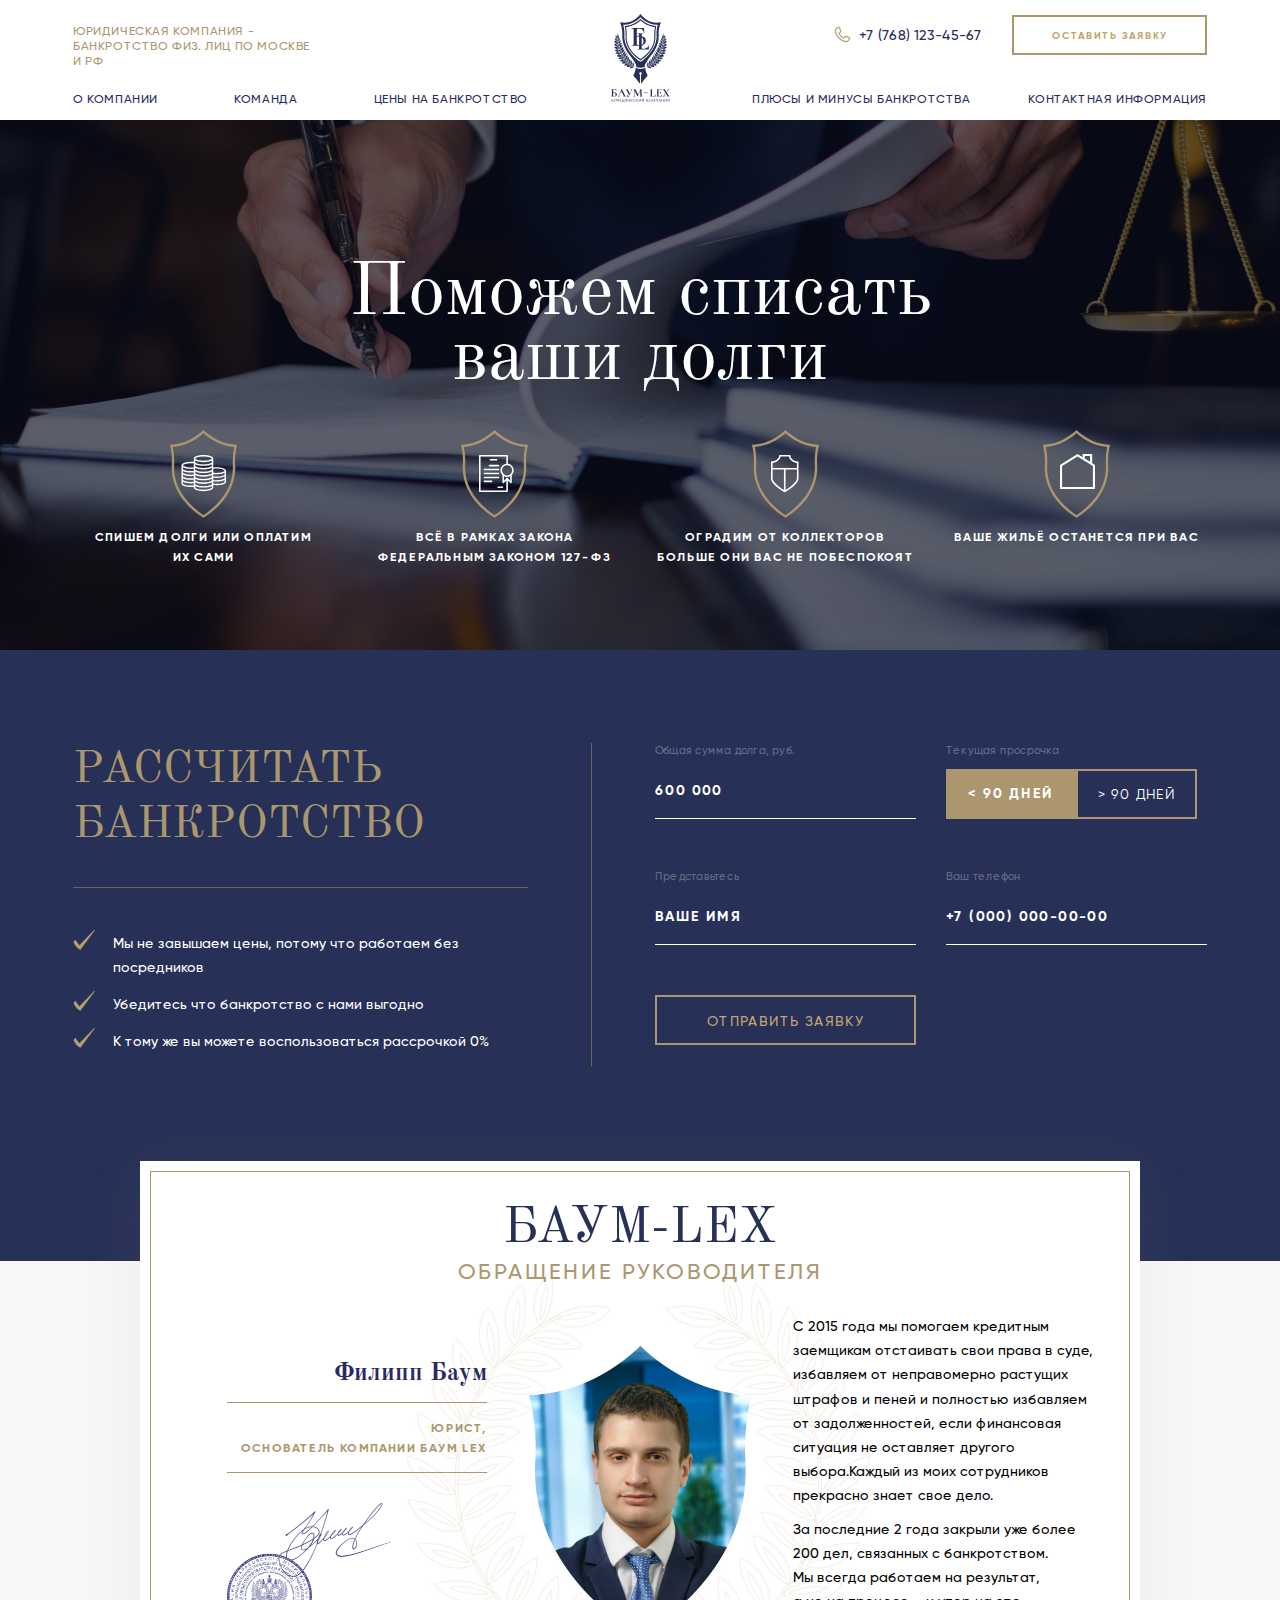
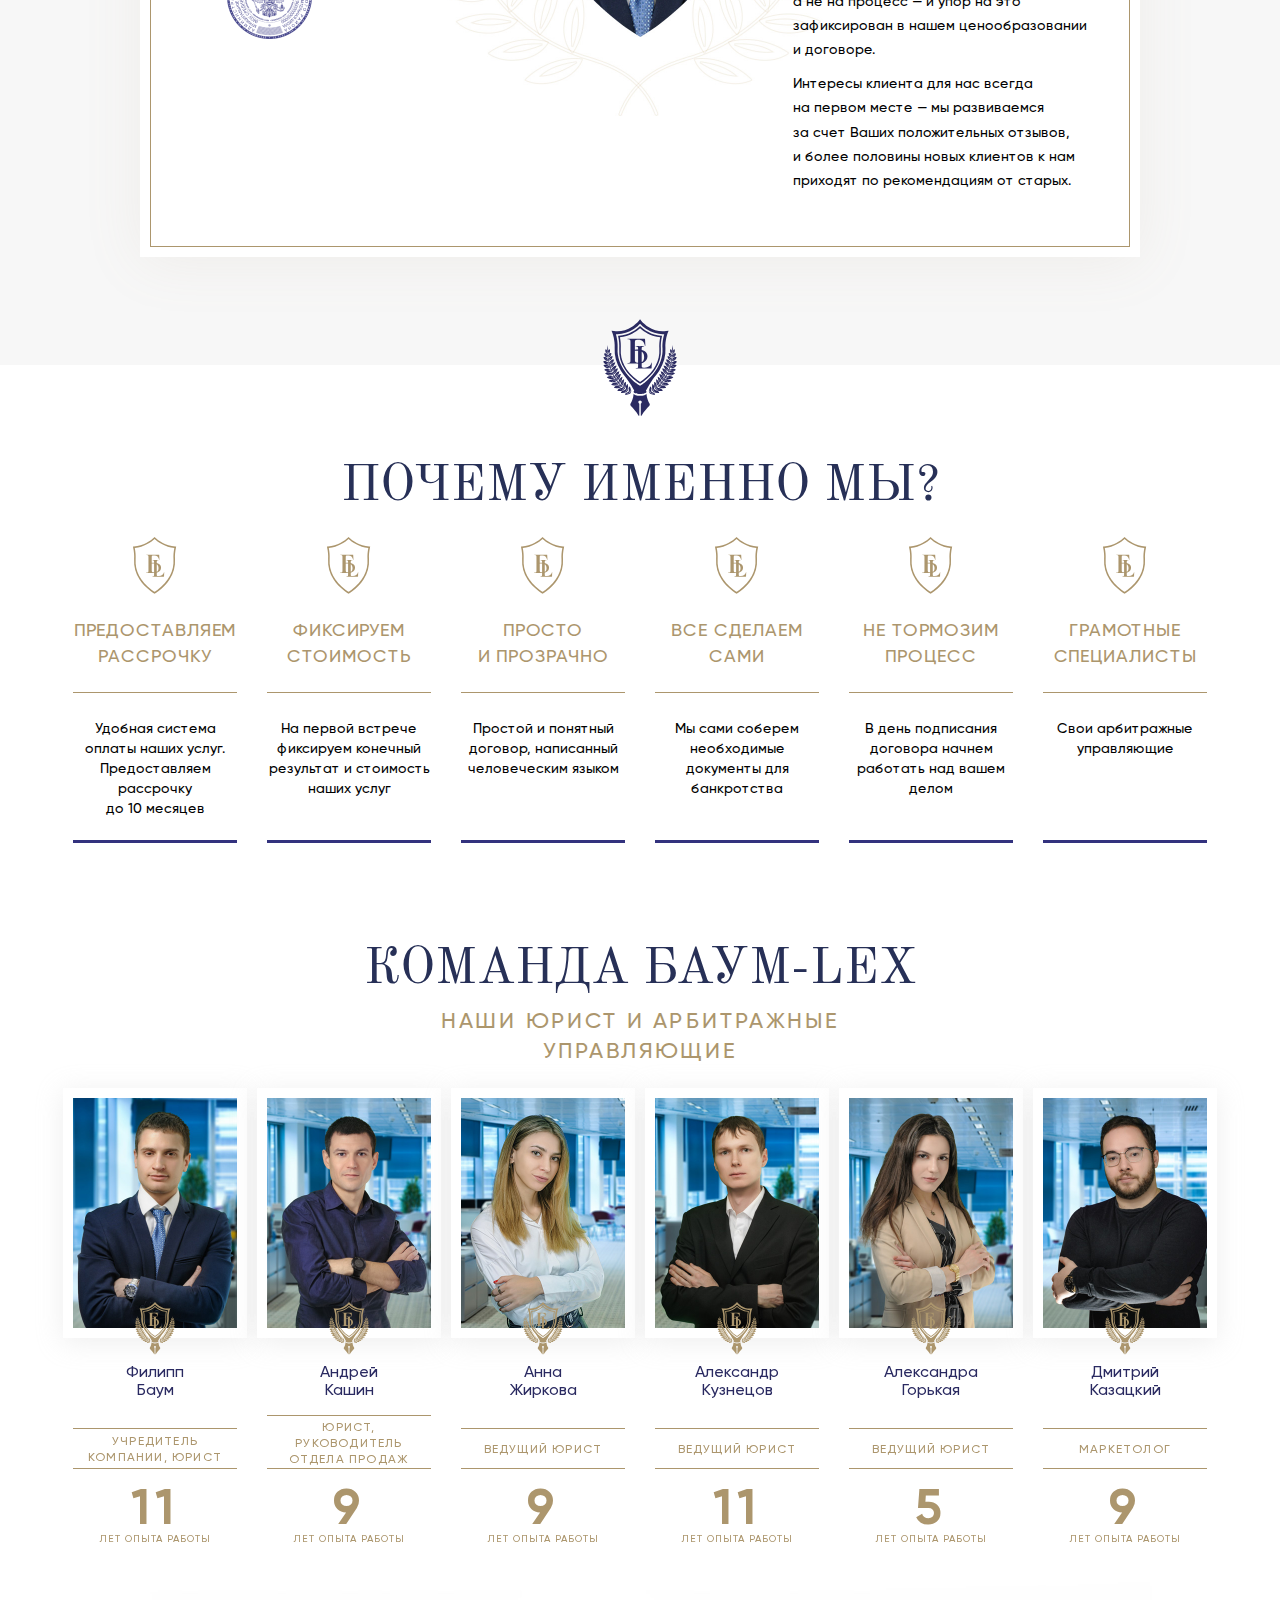
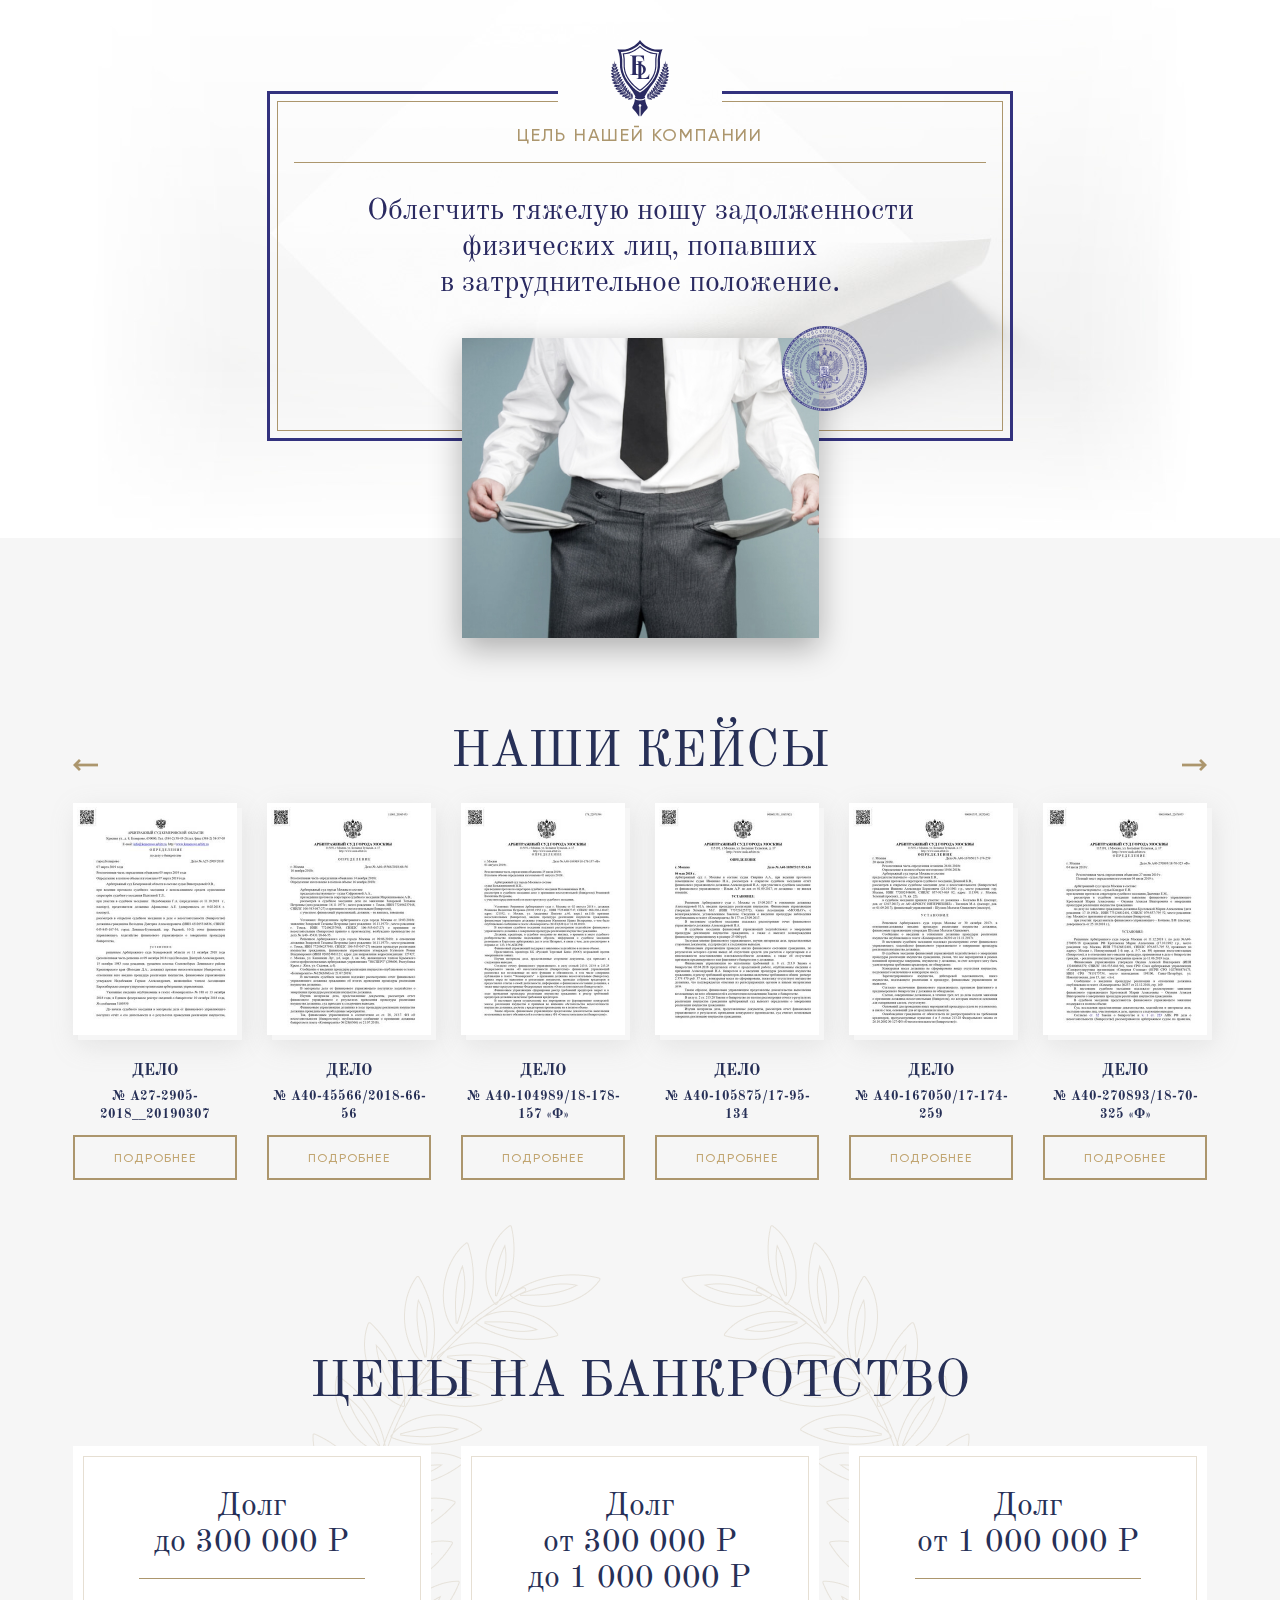
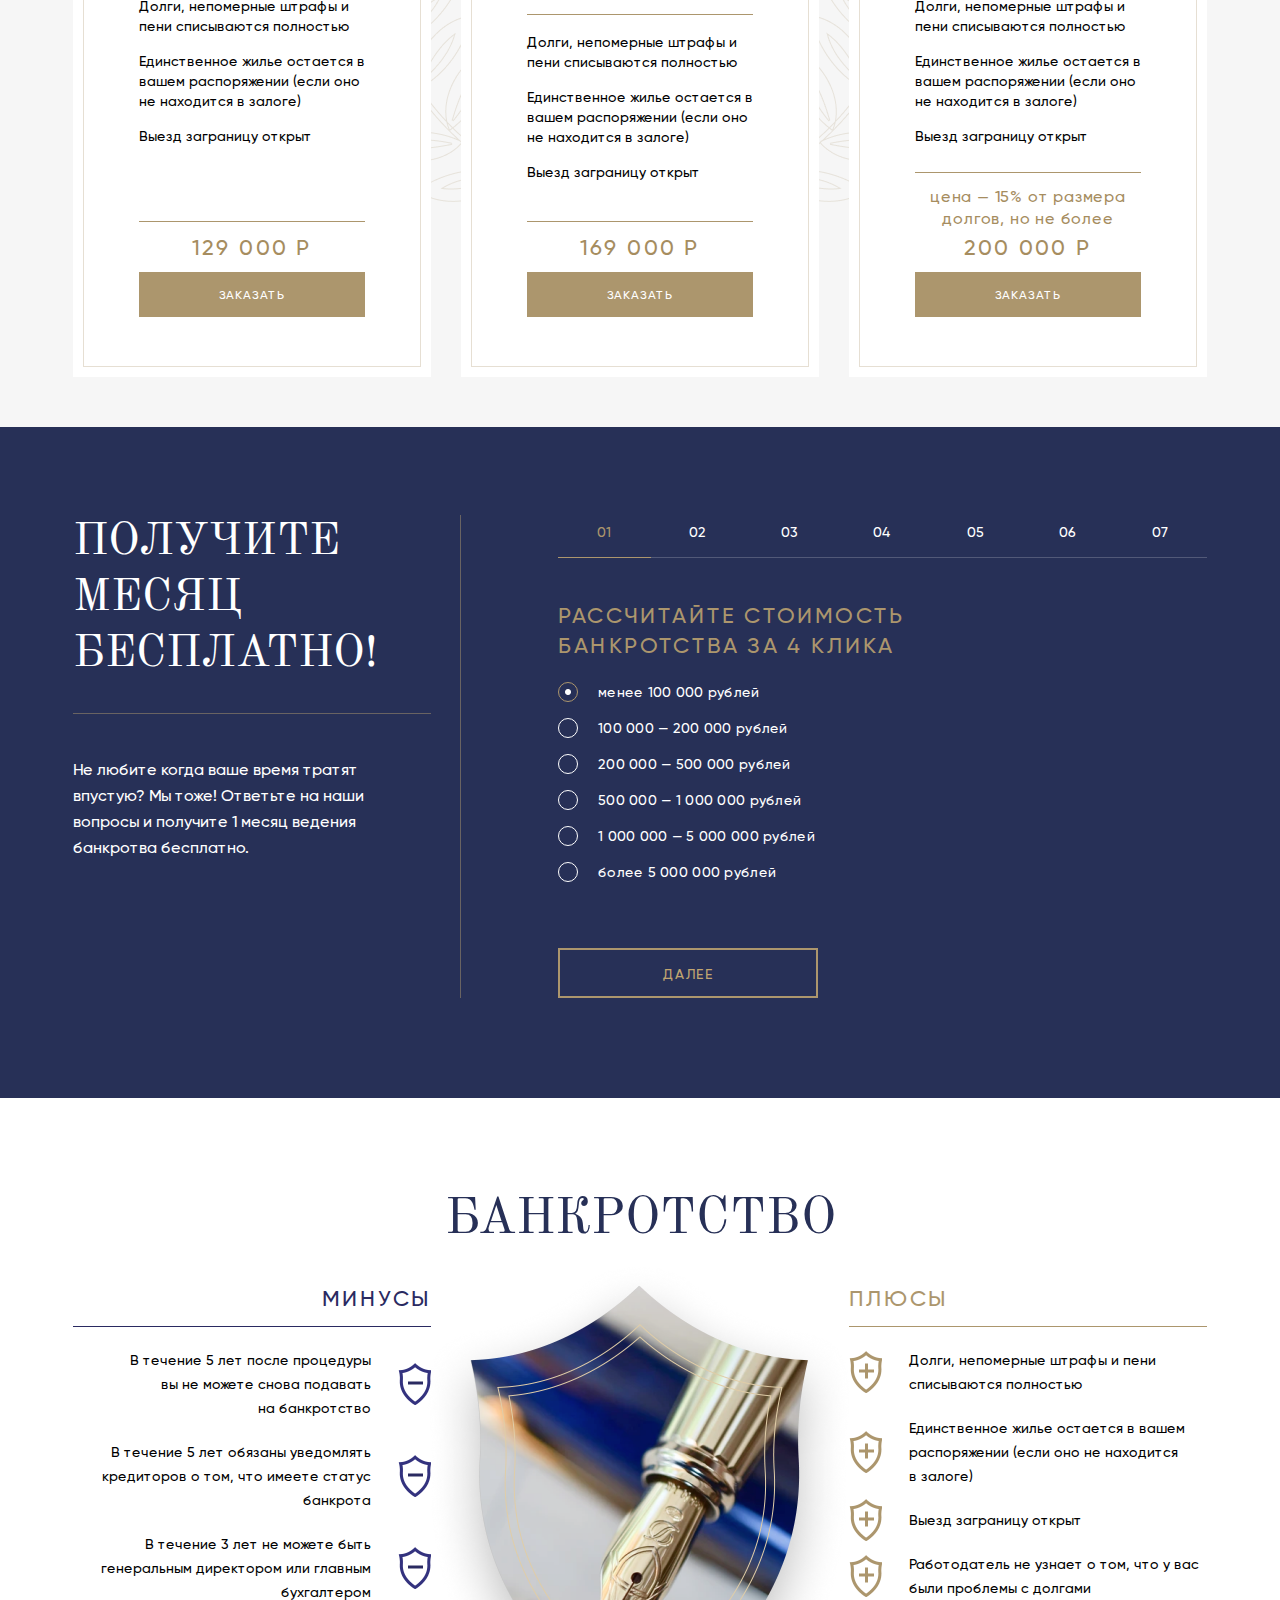
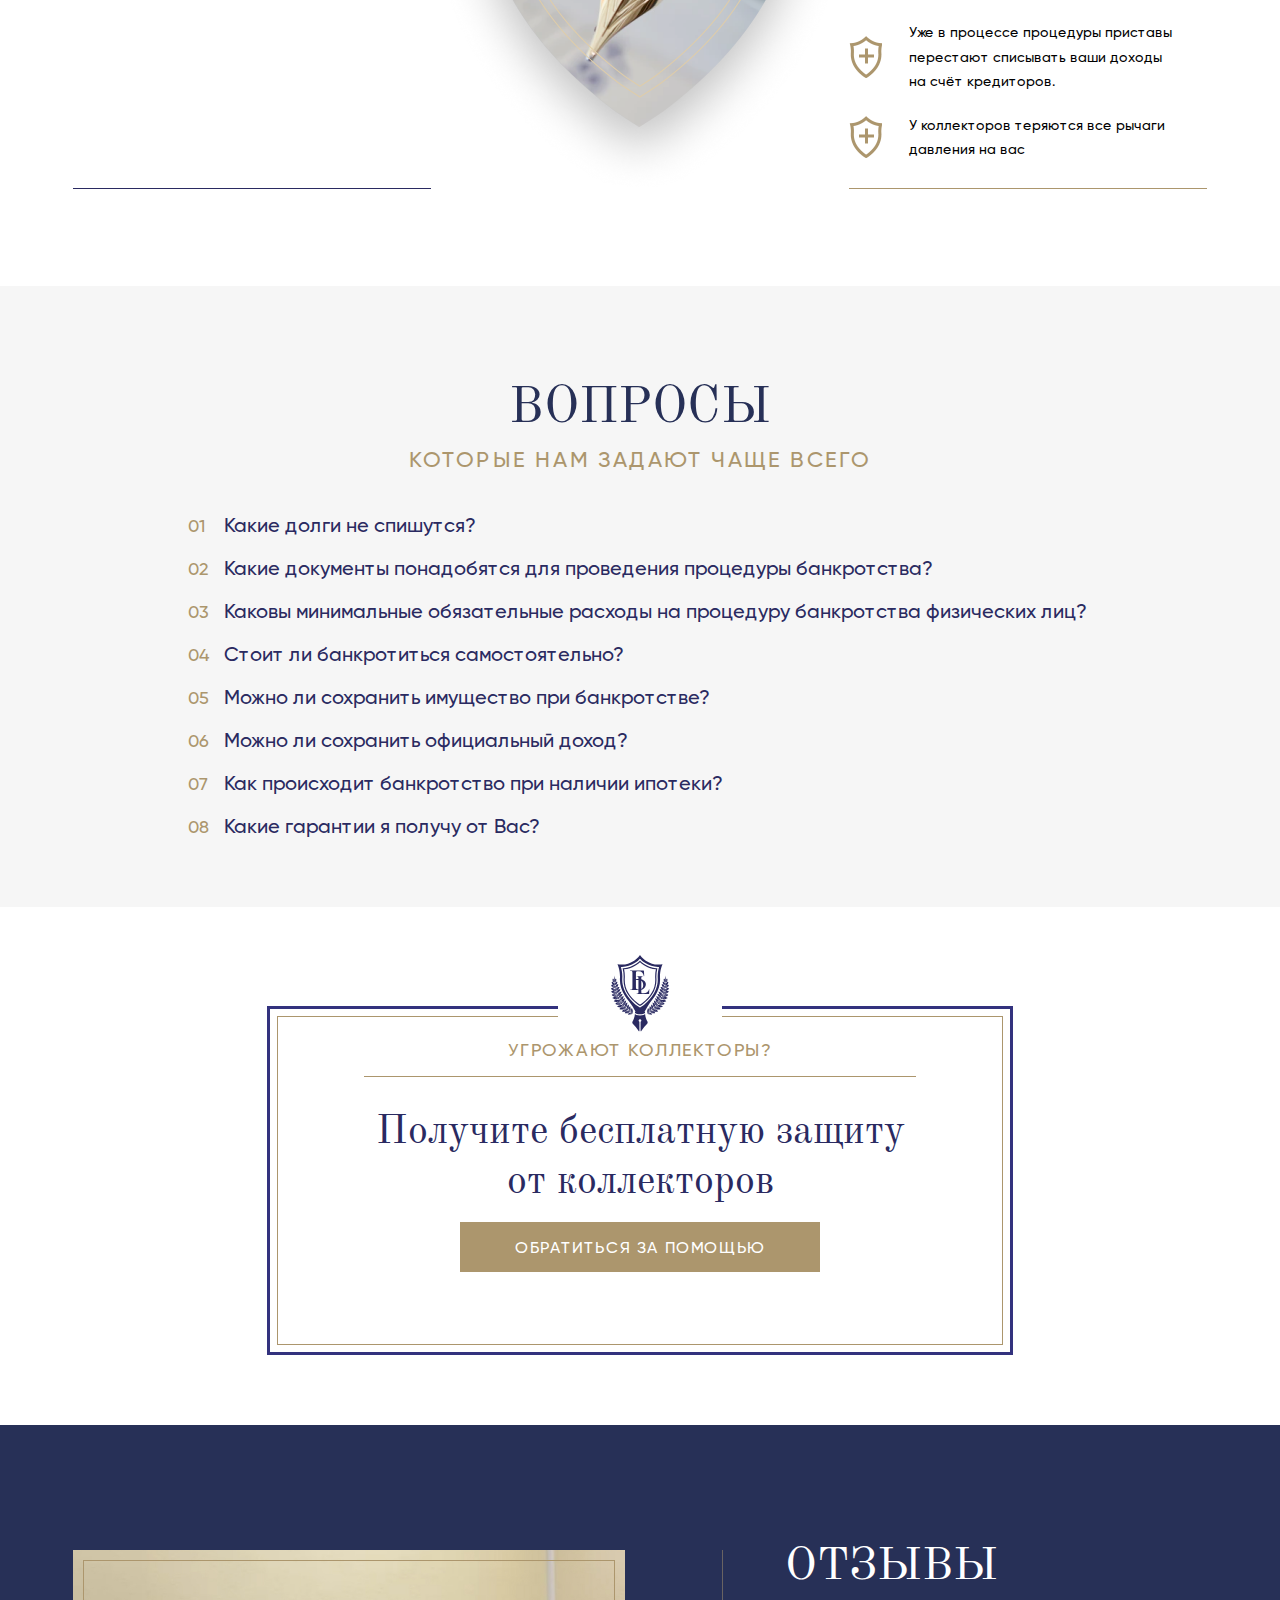
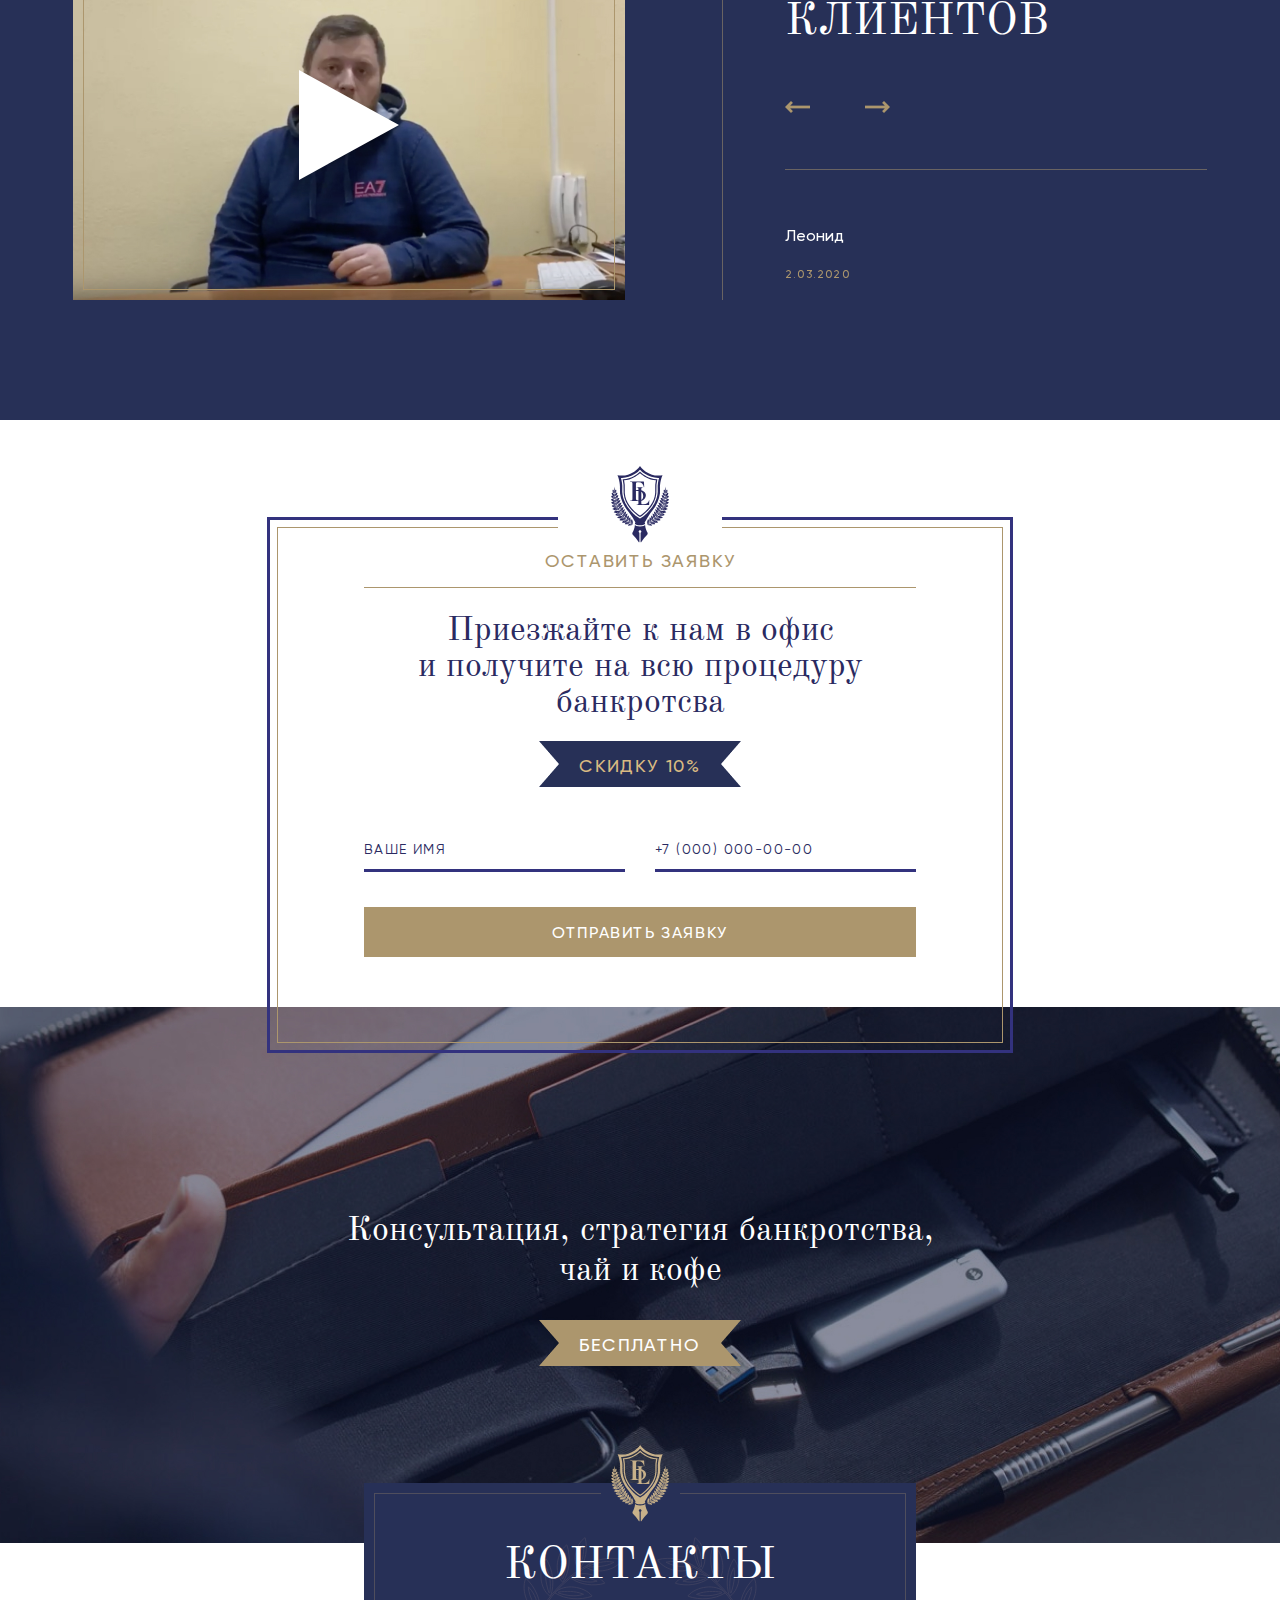
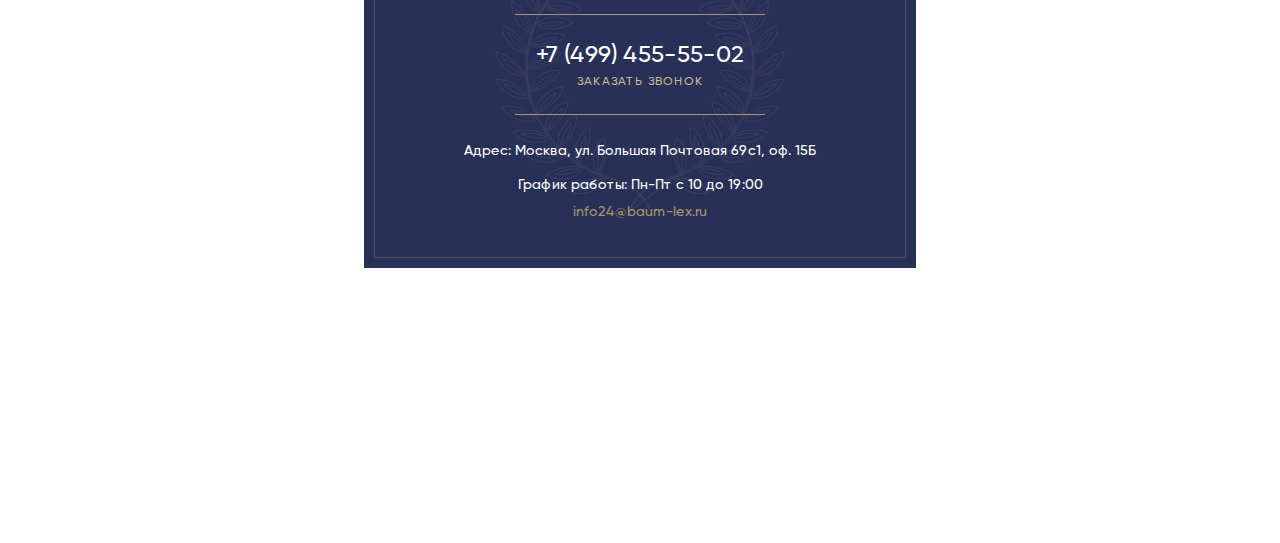
<file: index.html>
<!DOCTYPE html>
<html lang="ru">
  <head>
    <meta charset="utf-8">
    <meta name="viewport" content="width=device-width,initial-scale=1">
    <title>Баум-Lex</title>
    <link rel="icon" href="favicon.ico">
    <link rel="stylesheet" href="js/bootstrap/css/bootstrap.css">
    <link rel="stylesheet" href="css/bootstrap-select.min.css">
    <link rel="stylesheet" href="css/slick.css">
    <link rel="stylesheet" href="js/fancybox/jquery.fancybox.min.css">
    <link rel="stylesheet" href="js/nouislider/nouislider.min.css">
    <link rel="stylesheet" href="css/main.css">
    <link rel="stylesheet" href="css/responsive.css">
  </head>
  <body>
    <div class="up-link"></div>
    <div class="over-wrapper">
      <div id="mobile-indicator"></div>
      <div id="sm-indicator"></div>
      <header>
        <div class="header-content">
          <div class="container">
            <div class="header-top">
              <div class="row">
                <div class="header-l">
                  <div class="header-text">
                    <p>Юридическая компания - Банкротство физ. лиц по&nbsp;Москве и&nbsp;РФ</p>
                  </div>
                </div>
                <div class="header-m">
                  <div class="header-logo"><img src="images/logo.svg" alt="Баум-Lex"></div>
                </div>
                <div class="header-r">
                  <div class="header-contacts">
                    <div class="header-phone"><a href="tel:+7 (768) 123-45-67">+7 (768) 123-45-67</a></div>
                    <div class="header-button"><a class="btn btn-1 btn-1-smaller" href="#" data-toggle="modal" data-target="#orderModal">Оставить заявку</a></div>
                  </div>
                </div>
              </div>
            </div>
            <div class="header-bottom">
              <div class="navbar-trigger"><span></span><span></span><span></span></div>
              <div class="navbar-wrapper">
                <div class="close"></div>
                <div class="row">
                  <div class="navbar-col-l">
                    <ul class="nav navbar-nav navbar-l">
                      <li><a href="#about"><span>О&nbsp;компании</span></a></li>
                      <li><a href="#team"><span>Команда</span></a></li>
                      <li><a href="#prices"><span>Цены на&nbsp;банкротство</span></a></li>
                    </ul>
                  </div>
                  <div class="navbar-col-r">
                    <ul class="nav navbar-nav navbar-r">
                      <li><a href="#pros"><span>Плюсы и&nbsp;минусы банкротства</span></a></li>
                      <li><a href="#contacts"><span>Контактная информация</span></a></li>
                    </ul>
                  </div>
                </div>
              </div>
            </div>
          </div>
        </div>
      </header>
      <main>
        <div class="page-wrapper">
          <!-- Верхний блок-->
          <div class="section section-top" style="background-image:url(files/section-top-bg.jpg);">
            <div class="section-content">
              <div class="container">
                <div class="h1">Поможем списать ваши долги</div>
                <div class="top-pros-list">
                  <div class="row">
                    <div class="col-6 col-sm-6 col-md-3">
                      <div class="top-pros-tmb">
                        <div class="top-pros-tmb-pic"><img src="images/top-pros-1.svg"></div>
                        <div class="top-pros-tmb-descr">
                          <p>Спишем долги или оплатим их&nbsp;сами</p>
                        </div>
                      </div>
                    </div>
                    <div class="col-6 col-sm-6 col-md-3">
                      <div class="top-pros-tmb">
                        <div class="top-pros-tmb-pic"><img src="images/top-pros-2.svg"></div>
                        <div class="top-pros-tmb-descr">
                          <p>Всё в&nbsp;рамках закона Федеральным законом 127-ФЗ</p>
                        </div>
                      </div>
                    </div>
                    <div class="col-6 col-sm-6 col-md-3">
                      <div class="top-pros-tmb">
                        <div class="top-pros-tmb-pic"><img src="images/top-pros-3.svg"></div>
                        <div class="top-pros-tmb-descr">
                          <p>Оградим от&nbsp;коллекторов Больше они вас не&nbsp;побеспокоят</p>
                        </div>
                      </div>
                    </div>
                    <div class="col-6 col-sm-6 col-md-3">
                      <div class="top-pros-tmb">
                        <div class="top-pros-tmb-pic"><img src="images/top-pros-4.svg"></div>
                        <div class="top-pros-tmb-descr">
                          <p>Ваше жильё останется при Вас</p>
                        </div>
                      </div>
                    </div>
                  </div>
                </div>
              </div>
            </div>
          </div>
          <!-- Верхний блок END-->
          <!-- Калькулятор-->
          <div class="section section-calc">
            <div class="section-content">
              <div class="container">
                <div class="row">
                  <div class="col-12 col-lg-6">
                    <div class="calc-descr">
                      <div class="h2">Рассчитать банкротство</div>
                      <div class="hr"></div>
                      <ul class="calc-list">
                        <li>Мы&nbsp;не&nbsp;завышаем цены, потому что работаем без посредников</li>
                        <li>Убедитесь что банкротство с&nbsp;нами выгодно</li>
                        <li>К&nbsp;тому&nbsp;же вы&nbsp;можете воспользоваться рассрочкой&nbsp;0%</li>
                      </ul>
                    </div>
                  </div>
                  <div class="col-12 col-lg-6">
                    <div class="form-alt calc-form">
                      <form id="calcForm">
                        <div class="row">
                          <div class="col-12 col-md-6">
                            <div class="form-group">
                              <label for="calc_sum">Общая сумма долга, руб.</label>
                              <input class="numeric numeric-format" type="text" name="calc_sum" id="calc_sum" value="600 000" required>
                            </div>
                          </div>
                          <div class="col-12 col-md-6">
                            <div class="form-group">
                              <label>Текущая просрочка</label>
                              <div class="form-radios-custom">
                                <div class="form-radio">
                                  <input type="radio" name="calc_term" id="calc_term_1" checked>
                                  <label for="calc_term_1">< 90 дней</label>
                                </div>
                                <div class="form-radio">
                                  <input type="radio" name="calc_term" id="calc_term_2">
                                  <label for="calc_term_2">> 90 дней</label>
                                </div>
                              </div>
                            </div>
                          </div>
                          <div class="col-12 col-md-6">
                            <div class="form-group">
                              <label for="calc_name">Представьтесь</label>
                              <input type="text" name="calc_name" id="calc_name" placeholder="Ваше имя" required>
                            </div>
                          </div>
                          <div class="col-12 col-md-6">
                            <div class="form-group">
                              <label for="calc_phone">Ваш телефон</label>
                              <input class="input-phone" type="text" name="calc_phone" id="calc_phone" placeholder="+7 (000) 000-00-00" required>
                            </div>
                          </div>
                          <div class="col-12 col-md-6">
                            <div class="form-footer">
                              <button class="btn btn-1" type="submit">Отправить заявку</button>
                            </div>
                          </div>
                        </div>
                      </form>
                    </div>
                  </div>
                </div>
              </div>
            </div>
          </div>
          <!-- Калькулятор END-->
          <!-- Обращение руководителя-->
          <div class="section section-ceo">
            <div class="section-content">
              <div class="container">
                <div class="ceo-wrapper">
                  <div class="ceo-wrapper-inner">
                    <div class="section-header"><a name="about"></a>
                      <div class="h2">Баум-Lex</div>
                      <div class="section-sub-ttl">
                        <p>Обращение руководителя</p>
                      </div>
                    </div>
                    <div class="ceo-content">
                      <div class="ceo-l">
                        <div class="ceo-name">
                          <p>Филипп Баум</p>
                        </div>
                        <div class="ceo-post">
                          <p>юрист,<br>основатель компании Баум Lex</p>
                        </div>
                        <div class="ceo-sign"><img src="images/ceo-sign.png"></div>
                      </div>
                      <div class="ceo-m">
                        <div class="ceo-pic"><img src="images/ceo-pic.jpg"></div>
                      </div>
                      <div class="ceo-r">
                        <div class="ceo-text">
                          <p>С&nbsp;2015 года мы&nbsp;помогаем кредитным заемщикам отстаивать свои права в&nbsp;суде, избавляем от&nbsp;неправомерно растущих штрафов и&nbsp;пеней и&nbsp;полностью избавляем от&nbsp;задолженностей, если финансовая ситуация не&nbsp;оставляет другого выбора.Каждый из&nbsp;моих сотрудников прекрасно знает свое дело.</p>
                          <p>За&nbsp;последние 2&nbsp;года закрыли уже более 200&nbsp;дел, связанных с&nbsp;банкротством. Мы&nbsp;всегда работаем на&nbsp;результат, а&nbsp;не&nbsp;на&nbsp;процесс&nbsp;&mdash; и&nbsp;упор на&nbsp;это зафиксирован в&nbsp;нашем ценообразовании и&nbsp;договоре.</p>
                          <p>Интересы клиента для нас всегда на&nbsp;первом месте&nbsp;&mdash; мы&nbsp;развиваемся за&nbsp;счет Ваших положительных отзывов, и&nbsp;более половины новых клиентов к&nbsp;нам приходят по&nbsp;рекомендациям от&nbsp;старых.</p>
                        </div>
                      </div>
                    </div>
                  </div>
                </div>
              </div>
            </div>
          </div>
          <!-- Обращение руководителя END-->
          <!-- Почему-->
          <div class="section section-why">
            <div class="section-why-pic"><img src="images/section-why-pic.svg"></div>
            <div class="section-content">
              <div class="section-header">
                <div class="h2">Почему именно мы?</div>
              </div>
              <div class="container">
                <div class="why-list">
                  <div class="row">
                    <div class="col-12 col-sm-6 col-lg-4 col-xl-2">
                      <div class="why-tmb">
                        <div class="why-tmb-pic"><img src="images/ico-why.svg"></div>
                        <div class="why-tmb-descr">
                          <div class="why-tmb-descr-top">
                            <div class="h3">Предоставляем рассрочку</div>
                          </div>
                          <div class="why-tmb-descr-bottom">
                            <p>Удобная система оплаты наших услуг. Предоставляем рассрочку до&nbsp;10&nbsp;месяцев</p>
                          </div>
                        </div>
                      </div>
                    </div>
                    <div class="col-12 col-sm-6 col-lg-4 col-xl-2">
                      <div class="why-tmb">
                        <div class="why-tmb-pic"><img src="images/ico-why.svg"></div>
                        <div class="why-tmb-descr">
                          <div class="why-tmb-descr-top">
                            <div class="h3">Фиксируем стоимость</div>
                          </div>
                          <div class="why-tmb-descr-bottom">
                            <p>На&nbsp;первой встрече фиксируем конечный результат и&nbsp;стоимость наших услуг</p>
                          </div>
                        </div>
                      </div>
                    </div>
                    <div class="col-12 col-sm-6 col-lg-4 col-xl-2">
                      <div class="why-tmb">
                        <div class="why-tmb-pic"><img src="images/ico-why.svg"></div>
                        <div class="why-tmb-descr">
                          <div class="why-tmb-descr-top">
                            <div class="h3">Просто и&nbsp;прозрачно</div>
                          </div>
                          <div class="why-tmb-descr-bottom">
                            <p>Простой и&nbsp;понятный договор, написанный человеческим языком</p>
                          </div>
                        </div>
                      </div>
                    </div>
                    <div class="col-12 col-sm-6 col-lg-4 col-xl-2">
                      <div class="why-tmb">
                        <div class="why-tmb-pic"><img src="images/ico-why.svg"></div>
                        <div class="why-tmb-descr">
                          <div class="why-tmb-descr-top">
                            <div class="h3">Все сделаем сами</div>
                          </div>
                          <div class="why-tmb-descr-bottom">
                            <p>Мы&nbsp;сами соберем необходимые документы для банкротства</p>
                          </div>
                        </div>
                      </div>
                    </div>
                    <div class="col-12 col-sm-6 col-lg-4 col-xl-2">
                      <div class="why-tmb">
                        <div class="why-tmb-pic"><img src="images/ico-why.svg"></div>
                        <div class="why-tmb-descr">
                          <div class="why-tmb-descr-top">
                            <div class="h3">Не&nbsp;тормозим процесс</div>
                          </div>
                          <div class="why-tmb-descr-bottom">
                            <p>В&nbsp;день подписания договора начнем работать над вашем делом</p>
                          </div>
                        </div>
                      </div>
                    </div>
                    <div class="col-12 col-sm-6 col-lg-4 col-xl-2">
                      <div class="why-tmb">
                        <div class="why-tmb-pic"><img src="images/ico-why.svg"></div>
                        <div class="why-tmb-descr">
                          <div class="why-tmb-descr-top">
                            <div class="h3">Грамотные специалисты</div>
                          </div>
                          <div class="why-tmb-descr-bottom">
                            <p>Свои арбитражные управляющие</p>
                          </div>
                        </div>
                      </div>
                    </div>
                  </div>
                </div>
              </div>
            </div>
          </div>
          <!-- Почему END-->
          <!-- Команда-->
          <div class="section section-team">
            <div class="section-content">
              <div class="container">
                <div class="section-header"><a name="team"></a>
                  <div class="h2">Команда Баум-Lex</div>
                  <div class="section-sub-ttl">
                    <p>Наши юрист и&nbsp;арбитражные управляющие</p>
                  </div>
                </div>
                <div class="team-slider-wrapper">
                  <div class="team-slider">
                    <div class="slide">
                      <div class="team-tmb">
                        <div class="team-tmb-pic"><img src="files/team-1.jpg"></div>
                        <div class="team-tmb-descr">
                          <div class="team-tmb-name">
                            <p>Филипп<br>Баум</p>
                          </div>
                          <div class="team-tmb-post">
                            <p>Учредитель компании, юрист</p>
                          </div>
                          <div class="team-tmb-exp">
                            <div class="num">11</div>
                            <div class="ttl">лет опыта работы</div>
                          </div>
                        </div>
                      </div>
                    </div>
                    <div class="slide">
                      <div class="team-tmb">
                        <div class="team-tmb-pic"><img src="files/team-2.jpg"></div>
                        <div class="team-tmb-descr">
                          <div class="team-tmb-name">
                            <p>Андрей<br>Кашин</p>
                          </div>
                          <div class="team-tmb-post">
                            <p>Юрист, руководитель отдела продаж</p>
                          </div>
                          <div class="team-tmb-exp">
                            <div class="num">9</div>
                            <div class="ttl">лет опыта работы</div>
                          </div>
                        </div>
                      </div>
                    </div>
                    <div class="slide">
                      <div class="team-tmb">
                        <div class="team-tmb-pic"><img src="files/team-3.jpg"></div>
                        <div class="team-tmb-descr">
                          <div class="team-tmb-name">
                            <p>Анна<br>Жиркова</p>
                          </div>
                          <div class="team-tmb-post">
                            <p>Ведущий юрист</p>
                          </div>
                          <div class="team-tmb-exp">
                            <div class="num">9</div>
                            <div class="ttl">лет опыта работы</div>
                          </div>
                        </div>
                      </div>
                    </div>
                    <div class="slide">
                      <div class="team-tmb">
                        <div class="team-tmb-pic"><img src="files/team-4.jpg"></div>
                        <div class="team-tmb-descr">
                          <div class="team-tmb-name">
                            <p>Александр<br>Кузнецов</p>
                          </div>
                          <div class="team-tmb-post">
                            <p>Ведущий юрист</p>
                          </div>
                          <div class="team-tmb-exp">
                            <div class="num">11</div>
                            <div class="ttl">лет опыта работы</div>
                          </div>
                        </div>
                      </div>
                    </div>
                    <div class="slide">
                      <div class="team-tmb">
                        <div class="team-tmb-pic"><img src="files/team-5.jpg"></div>
                        <div class="team-tmb-descr">
                          <div class="team-tmb-name">
                            <p>Александра<br>Горькая</p>
                          </div>
                          <div class="team-tmb-post">
                            <p>Ведущий юрист</p>
                          </div>
                          <div class="team-tmb-exp">
                            <div class="num">5</div>
                            <div class="ttl">лет опыта работы</div>
                          </div>
                        </div>
                      </div>
                    </div>
                    <div class="slide">
                      <div class="team-tmb">
                        <div class="team-tmb-pic"><img src="files/team-6.jpg"></div>
                        <div class="team-tmb-descr">
                          <div class="team-tmb-name">
                            <p>Дмитрий<br>Казацкий</p>
                          </div>
                          <div class="team-tmb-post">
                            <p>Маркетолог</p>
                          </div>
                          <div class="team-tmb-exp">
                            <div class="num">9</div>
                            <div class="ttl">лет опыта работы</div>
                          </div>
                        </div>
                      </div>
                    </div>
                  </div>
                </div>
              </div>
            </div>
          </div>
          <!-- Команда END-->
          <!-- Цель-->
          <div class="section section-target">
            <div class="section-content">
              <div class="container">
                <div class="target-wrapper">
                  <div class="target-wrapper-inner">
                    <div class="target-border-1"></div>
                    <div class="target-border-2"></div>
                    <div class="target-content">
                      <div class="target-logo"><img src="images/target-logo.svg"></div>
                      <div class="target-ttl">
                        <p>цель нашей компании</p>
                      </div>
                      <div class="target-text">
                        <p>Облегчить тяжелую ношу задолженности физических лиц, попавших в&nbsp;затруднительное положение.</p>
                      </div>
                      <div class="target-pic"><img src="files/target-pic.jpg"></div>
                    </div>
                  </div>
                </div>
              </div>
            </div>
          </div>
          <!-- Цель END-->
          <!-- Примеры дел-->
          <div class="section section-samples">
            <div class="section-content">
              <div class="container">
                <div class="section-header">
                  <div class="h2">Наши кейсы</div>
                </div>
                <div class="samples-slider-wrapper">
                  <div class="samples-slider">
                    <div class="slide"><a class="sample-tmb" href="load/sample-1.html" data-toggle="modal" data-target="#sampleModal">
                        <div class="sample-tmb-pic"><img src="files/sample-1-tmb.jpg"></div>
                        <div class="sample-tmb-descr">
                          <div class="h3">Дело
                            <div class="num">№&nbsp;А27-2905-2018__20190307</div>
                          </div>
                          <div class="sample-tmb-button">
                            <div class="btn btn-1 btn-1-small">Подробнее</div>
                          </div>
                        </div></a></div>
                    <div class="slide"><a class="sample-tmb" href="load/sample-2.html" data-toggle="modal" data-target="#sampleModal">
                        <div class="sample-tmb-pic"><img src="files/sample-2-tmb.jpg"></div>
                        <div class="sample-tmb-descr">
                          <div class="h3">Дело
                            <div class="num">№&nbsp;А40-45566/2018-66-56</div>
                          </div>
                          <div class="sample-tmb-button">
                            <div class="btn btn-1 btn-1-small">Подробнее</div>
                          </div>
                        </div></a></div>
                    <div class="slide"><a class="sample-tmb" href="load/sample-3.html" data-toggle="modal" data-target="#sampleModal">
                        <div class="sample-tmb-pic"><img src="files/sample-3-tmb.jpg"></div>
                        <div class="sample-tmb-descr">
                          <div class="h3">Дело
                            <div class="num">№&nbsp;А40-104989/18-178-157 «Ф»</div>
                          </div>
                          <div class="sample-tmb-button">
                            <div class="btn btn-1 btn-1-small">Подробнее</div>
                          </div>
                        </div></a></div>
                    <div class="slide"><a class="sample-tmb" href="load/sample-4.html" data-toggle="modal" data-target="#sampleModal">
                        <div class="sample-tmb-pic"><img src="files/sample-4-tmb.jpg"></div>
                        <div class="sample-tmb-descr">
                          <div class="h3">Дело
                            <div class="num">№&nbsp;А40-105875/17-95-134</div>
                          </div>
                          <div class="sample-tmb-button">
                            <div class="btn btn-1 btn-1-small">Подробнее</div>
                          </div>
                        </div></a></div>
                    <div class="slide"><a class="sample-tmb" href="load/sample-5.html" data-toggle="modal" data-target="#sampleModal">
                        <div class="sample-tmb-pic"><img src="files/sample-5-tmb.jpg"></div>
                        <div class="sample-tmb-descr">
                          <div class="h3">Дело
                            <div class="num">№&nbsp;А40-167050/17-174-259</div>
                          </div>
                          <div class="sample-tmb-button">
                            <div class="btn btn-1 btn-1-small">Подробнее</div>
                          </div>
                        </div></a></div>
                    <div class="slide"><a class="sample-tmb" href="load/sample-6.html" data-toggle="modal" data-target="#sampleModal">
                        <div class="sample-tmb-pic"><img src="files/sample-6-tmb.jpg"></div>
                        <div class="sample-tmb-descr">
                          <div class="h3">Дело
                            <div class="num">№&nbsp;А40-270893/18-70-325 «Ф»</div>
                          </div>
                          <div class="sample-tmb-button">
                            <div class="btn btn-1 btn-1-small">Подробнее</div>
                          </div>
                        </div></a></div>
                    <div class="slide"><a class="sample-tmb" href="load/sample-7.html" data-toggle="modal" data-target="#sampleModal">
                        <div class="sample-tmb-pic"><img src="files/sample-7-tmb.jpg"></div>
                        <div class="sample-tmb-descr">
                          <div class="h3">Дело
                            <div class="num">№&nbsp;А41-13481/18</div>
                          </div>
                          <div class="sample-tmb-button">
                            <div class="btn btn-1 btn-1-small">Подробнее</div>
                          </div>
                        </div></a></div>
                    <div class="slide"><a class="sample-tmb" href="load/sample-8.html" data-toggle="modal" data-target="#sampleModal">
                        <div class="sample-tmb-pic"><img src="files/sample-8-tmb.jpg"></div>
                        <div class="sample-tmb-descr">
                          <div class="h3">Дело
                            <div class="num">№&nbsp;А56-99692/2018</div>
                          </div>
                          <div class="sample-tmb-button">
                            <div class="btn btn-1 btn-1-small">Подробнее</div>
                          </div>
                        </div></a></div>
                    <div class="slide"><a class="sample-tmb" href="load/sample-9.html" data-toggle="modal" data-target="#sampleModal">
                        <div class="sample-tmb-pic"><img src="files/sample-9-tmb.jpg"></div>
                        <div class="sample-tmb-descr">
                          <div class="h3">Дело
                            <div class="num">№&nbsp;А56-109221/2018</div>
                          </div>
                          <div class="sample-tmb-button">
                            <div class="btn btn-1 btn-1-small">Подробнее</div>
                          </div>
                        </div></a></div>
                    <div class="slide"><a class="sample-tmb" href="load/sample-10.html" data-toggle="modal" data-target="#sampleModal">
                        <div class="sample-tmb-pic"><img src="files/sample-10-tmb.jpg"></div>
                        <div class="sample-tmb-descr">
                          <div class="h3">Дело
                            <div class="num">№&nbsp;А17-11300/2017</div>
                          </div>
                          <div class="sample-tmb-button">
                            <div class="btn btn-1 btn-1-small">Подробнее</div>
                          </div>
                        </div></a></div>
                  </div>
                </div>
              </div>
            </div>
          </div>
          <!-- Примеры дел END-->
          <!-- Цены-->
          <div class="section section-prices">
            <div class="section-content">
              <div class="container">
                <div class="section-header"><a name="prices"></a>
                  <div class="h2">Цены на&nbsp;банкротство</div>
                </div>
                <div class="prices-list">
                  <div class="row">
                    <div class="col-12 col-lg-4">
                      <div class="price-tmb">
                        <div class="price-tmb-inner">
                          <div class="price-tmb-top">
                            <div class="price-tmb-header">
                              <div class="h3"><span>Долг до&nbsp;300&nbsp;000&nbsp;Р</span></div>
                            </div>
                            <div class="price-tmb-text">
                              <p>Долги, непомерные штрафы и пени списываются полностью</p>
                              <p> Единственное жилье остается в вашем распоряжении (если оно не находится в залоге)</p>
                              <p> Выезд заграницу открыт</p>
                            </div>
                          </div>
                          <div class="price-tmb-bottom">
                            <div class="price-tmb-price">129&nbsp;000&nbsp;Р</div>
                            <div class="price-tmb-button"><a class="btn btn-2 btn-2-small" href="#" data-toggle="modal" data-target="#priceModal">Заказать</a></div>
                          </div>
                        </div>
                      </div>
                    </div>
                    <div class="col-12 col-lg-4">
                      <div class="price-tmb">
                        <div class="price-tmb-inner">
                          <div class="price-tmb-top">
                            <div class="price-tmb-header">
                              <div class="h3"><span>Долг от&nbsp;300&nbsp;000&nbsp;Р до&nbsp;1&nbsp;000&nbsp;000&nbsp;Р</span></div>
                            </div>
                            <div class="price-tmb-text">
                              <p>Долги, непомерные штрафы и пени списываются полностью</p>
                              <p> Единственное жилье остается в вашем распоряжении (если оно не находится в залоге)</p>
                              <p> Выезд заграницу открыт</p>
                            </div>
                          </div>
                          <div class="price-tmb-bottom">
                            <div class="price-tmb-price">169&nbsp;000&nbsp;Р</div>
                            <div class="price-tmb-button"><a class="btn btn-2 btn-2-small" href="#" data-toggle="modal" data-target="#priceModal">Заказать</a></div>
                          </div>
                        </div>
                      </div>
                    </div>
                    <div class="col-12 col-lg-4">
                      <div class="price-tmb">
                        <div class="price-tmb-inner">
                          <div class="price-tmb-top">
                            <div class="price-tmb-header">
                              <div class="h3"><span>Долг от&nbsp;1&nbsp;000&nbsp;000&nbsp;Р</span></div>
                            </div>
                            <div class="price-tmb-text">
                              <p>Долги, непомерные штрафы и пени списываются полностью</p>
                              <p> Единственное жилье остается в вашем распоряжении (если оно не находится в залоге)</p>
                              <p> Выезд заграницу открыт</p>
                            </div>
                          </div>
                          <div class="price-tmb-bottom">
                            <div class="price-tmb-price"><span>цена&nbsp;&mdash; 15% от&nbsp;размера долгов, но&nbsp;не&nbsp;более</span> 200&nbsp;000&nbsp;Р</div>
                            <div class="price-tmb-button"><a class="btn btn-2 btn-2-small" href="#" data-toggle="modal" data-target="#priceModal">Заказать</a></div>
                          </div>
                        </div>
                      </div>
                    </div>
                  </div>
                </div>
              </div>
            </div>
          </div>
          <!-- Цены END-->
          <!-- Квиз-->
          <div class="section section-poll">
            <div class="section-content">
              <div class="container">
                <div class="row">
                  <div class="col-12 col-lg-4">
                    <div class="section-poll-descr">
                      <div class="h2">Получите месяц бесплатно!</div>
                      <div class="hr"></div>
                      <p>Не&nbsp;любите когда ваше время тратят впустую? Мы&nbsp;тоже! Ответьте на&nbsp;наши вопросы и&nbsp;получите 1&nbsp;месяц ведения банкротва бесплатно.</p>
                    </div>
                  </div>
                  <div class="col-12 col-lg-7 offset-lg-1">
                    <div class="poll-wrapper">
                      <ul class="poll-dots">
                        <li class="active"><span>01</span></li>
                        <li><span>02</span></li>
                        <li><span>03</span></li>
                        <li><span>04</span></li>
                        <li><span>05</span></li>
                        <li><span>06</span></li>
                        <li><span>07</span></li>
                      </ul>
                      <form class="form-alt poll-form" id="pollForm">
                        <div class="poll-form-step">
                          <div class="poll-step-content">
                            <div class="poll-step-content-inner">
                              <div class="h3">Рассчитайте стоимость банкротства за&nbsp;4&nbsp;клика</div>
                              <div class="form-radios">
                                <div class="form-radio">
                                  <input id="poll_1_1" type="radio" name="poll_1" checked>
                                  <label for="poll_1_1">менее 100&nbsp;000 рублей</label>
                                </div>
                                <div class="form-radio">
                                  <input id="poll_1_2" type="radio" name="poll_1">
                                  <label for="poll_1_2">100&nbsp;000&nbsp;&mdash; 200&nbsp;000 рублей</label>
                                </div>
                                <div class="form-radio">
                                  <input id="poll_1_3" type="radio" name="poll_1">
                                  <label for="poll_1_3">200&nbsp;000&nbsp;&mdash; 500&nbsp;000 рублей</label>
                                </div>
                                <div class="form-radio">
                                  <input id="poll_1_4" type="radio" name="poll_1">
                                  <label for="poll_1_4">500&nbsp;000&nbsp;&mdash; 1&nbsp;000&nbsp;000 рублей</label>
                                </div>
                                <div class="form-radio">
                                  <input id="poll_1_5" type="radio" name="poll_1">
                                  <label for="poll_1_5">1&nbsp;000&nbsp;000&nbsp;&mdash; 5&nbsp;000&nbsp;000 рублей</label>
                                </div>
                                <div class="form-radio">
                                  <input id="poll_1_6" type="radio" name="poll_1">
                                  <label for="poll_1_6">более 5&nbsp;000&nbsp;000 рублей</label>
                                </div>
                              </div>
                            </div>
                          </div>
                        </div>
                        <div class="poll-form-step">
                          <div class="poll-step-content">
                            <div class="poll-step-content-inner">
                              <div class="h3">Есть ли ипотека?</div>
                              <div class="form-radios">
                                <div class="form-radio">
                                  <input id="poll_2_1" type="radio" name="poll_2" checked>
                                  <label for="poll_2_1">Да</label>
                                </div>
                                <div class="form-radio">
                                  <input id="poll_2_2" type="radio" name="poll_2">
                                  <label for="poll_2_2">Нет</label>
                                </div>
                              </div>
                            </div>
                          </div>
                        </div>
                        <div class="poll-form-step">
                          <div class="poll-step-content">
                            <div class="poll-step-content-inner">
                              <div class="h3">Наличие собственности</div>
                              <div class="form-radios">
                                <div class="form-radio">
                                  <input id="poll_3_1" type="checkbox" name="poll_3_1" checked>
                                  <label for="poll_3_1">В&nbsp;собственности автомобиль</label>
                                </div>
                                <div class="form-radio">
                                  <input id="poll_3_2" type="checkbox" name="poll_3_2">
                                  <label for="poll_3_2">В&nbsp;собственности квартира</label>
                                </div>
                                <div class="form-radio">
                                  <input id="poll_3_3" type="checkbox" name="poll_3_3">
                                  <label for="poll_3_3">В&nbsp;собственности частный дом</label>
                                </div>
                                <div class="form-radio">
                                  <input id="poll_3_4" type="checkbox" name="poll_3_4">
                                  <label for="poll_3_4">В&nbsp;собственности спецтехника</label>
                                </div>
                                <div class="form-radio">
                                  <input id="poll_3_5" type="checkbox" name="poll_3_5">
                                  <label for="poll_3_5">Владею долей в&nbsp;ООО</label>
                                </div>
                              </div>
                            </div>
                          </div>
                        </div>
                        <div class="poll-form-step last">
                          <div class="poll-step-content">
                            <div class="poll-step-content-inner">
                              <div class="h3">Оставьте ваши данные:</div>
                              <div class="row">
                                <div class="col-12">
                                  <div class="form-group">
                                    <label for="poll_name">Представьтесь</label>
                                    <input id="poll_name" type="text" name="poll_name" placeholder="Ваше имя" required="">
                                  </div>
                                </div>
                                <div class="col-12">
                                  <div class="form-group">
                                    <label for="poll_phone">Ваш телефон</label>
                                    <input class="input-phone" id="poll_phone" type="text" name="poll_phone" placeholder="+7 (000) 000-00-00" required="">
                                  </div>
                                </div>
                                <div class="col-12">
                                  <div class="form-group">
                                    <label for="poll_email">E-mail</label>
                                    <input id="poll_email" type="email" name="poll_email" required="">
                                  </div>
                                </div>
                                <div class="col-12">
                                  <div class="form-agree">
                                    <p>Нажимая кнопку &laquo;Отправить&raquo; вы&nbsp;даете свое согласие с&nbsp;<a href="#">политикой обработки персональных данных</a></p>
                                  </div>
                                </div>
                              </div>
                            </div>
                          </div>
                        </div>
                        <div class="poll-form-nav">
                          <div class="btn btn-2 btn-back"><span>Назад</span></div>
                          <div class="btn btn-1 btn-forward"><span>Далее</span></div>
                          <button class="btn btn-1" type="submit">Отправить</button>
                        </div>
                      </form>
                    </div>
                  </div>
                </div>
              </div>
            </div>
          </div>
          <!-- Квиз END-->
          <!-- Банкротство-->
          <div class="section section-bankrupt">
            <div class="section-content">
              <div class="container">
                <div class="section-header"><a name="pros"></a>
                  <div class="h2">Банкротство</div>
                </div>
                <div class="bankrupt-wrapper">
                  <div class="row">
                    <div class="bankrupt-l">
                      <div class="bankrupt-l-inner">
                        <div class="h3">Минусы</div>
                        <div class="bankrupt-l-text">
                          <ul class="list-cons">
                            <li>В&nbsp;течение 5&nbsp;лет после процедуры вы&nbsp;не&nbsp;можете снова подавать на&nbsp;банкротство</li>
                            <li>В&nbsp;течение 5&nbsp;лет обязаны уведомлять кредиторов о&nbsp;том, что имеете статус банкрота</li>
                            <li>В&nbsp;течение 3&nbsp;лет не&nbsp;можете быть генеральным директором или главным бухгалтером</li>
                          </ul>
                        </div>
                      </div>
                    </div>
                    <div class="bankrupt-m">
                      <div class="bankrupt-pic"><img src="images/bankrupt-pic.png"></div>
                    </div>
                    <div class="bankrupt-r">
                      <div class="bankrupt-r-inner">
                        <div class="h3">Плюсы</div>
                        <div class="bankrupt-r-text">
                          <ul class="list-pros">
                            <li>Долги, непомерные штрафы и&nbsp;пени списываются полностью</li>
                            <li>Единственное жилье остается в&nbsp;вашем распоряжении (если оно не&nbsp;находится в&nbsp;залоге)</li>
                            <li>Выезд заграницу открыт</li>
                            <li>Работодатель не&nbsp;узнает о&nbsp;том, что у&nbsp;вас были проблемы с&nbsp;долгами</li>
                            <li>Уже в&nbsp;процессе процедуры приставы перестают списывать ваши доходы на&nbsp;счёт кредиторов.</li>
                            <li>У&nbsp;коллекторов теряются все рычаги давления на&nbsp;вас</li>
                          </ul>
                        </div>
                      </div>
                    </div>
                  </div>
                </div>
              </div>
            </div>
          </div>
          <!-- Банкротство END-->
          <!-- Вопросы-->
          <div class="section section-faq">
            <div class="section-content">
              <div class="container">
                <div class="section-header">
                  <div class="h2">Вопросы</div>
                  <div class="section-sub-ttl">
                    <p>которые нам задают чаще всего</p>
                  </div>
                </div>
                <div class="faq-list">
                  <div class="faq-item">
                    <div class="faq-item-ttl">
                      <div class="ttl">Какие долги не&nbsp;спишутся?</div>
                    </div>
                    <div class="faq-item-content">
                      <div class="btn-collapse"></div>
                      <div class="faq-item-content-inner">
                        <ul>
                          <li>Алименты</li>
                          <li>Долги в&nbsp;Пенсионный Фонд России</li>
                          <li>Долги, возникшие в&nbsp;результате умышленного вреда</li>
                          <li>Долги, возникшие из-за причинения вреда здоровью</li>
                          <li>Долги, возникшие из-за причинения морального вреда</li>
                          <li>Долги, возникшие после подачи заявления на&nbsp;банкротство</li>
                        </ul>
                      </div>
                    </div>
                  </div>
                  <div class="faq-item">
                    <div class="faq-item-ttl">
                      <div class="ttl">Какие документы понадобятся для проведения процедуры банкротства?</div>
                    </div>
                    <div class="faq-item-content">
                      <div class="btn-collapse"></div>
                      <div class="faq-item-content-inner">
                        <ul>
                          <li>Подтверждение задолженности перед кредиторами</li>
                          <li>Список всех кредиторов</li>
                          <li>Справка 2-НДФЛ за&nbsp;3&nbsp;года</li>
                          <li>Копия идентификационного номера налогоплательщика (ИНН)</li>
                          <li>Копия страхового номера индивидуального лицевого счета (СНИЛС)</li>
                          <li>Справка об&nbsp;отсутствии статуса ИП</li>
                          <li>Опись имущества</li>
                          <li>Документы на&nbsp;имущество</li>
                          <li>Список сделок с&nbsp;имуществом за&nbsp;последние 3&nbsp;года</li>
                          <li>Справка об&nbsp;исполнении обязанности по&nbsp;уплате налогов за&nbsp;последние 3&nbsp;года</li>
                          <li>Выписка по&nbsp;операциям на&nbsp;счетах за&nbsp;последние 3&nbsp;года</li>
                          <li>Справка об&nbsp;открытых счетах</li>
                          <li>Справка об&nbsp;открытых вкладах</li>
                          <li>Справка об&nbsp;остатке на&nbsp;счете</li>
                          <li>Справка из&nbsp;Фонда Социального Страхования (ФСС)</li>
                          <li>Справка о&nbsp;временной нетрудоспособности (по&nbsp;запросу)</li>
                          <li>Подтверждение факта заключения и&nbsp;расторжения брака (если есть)</li>
                          <li>Брачный договор (если есть)</li>
                          <li>Соглашение о&nbsp;разделе имущества (если есть)</li>
                          <li>Свидетельство о&nbsp;рождении ребенка (если есть)</li>
                          <li>Подтверждение ухудшения финансового положения</li>
                          <li>Сведения о&nbsp;состоянии индивидуального лицевого счета застрахованного лица</li>
                          <li>Копия трудовой книжки</li>
                          <li>Справка о&nbsp;наличии или отсутствии транспортных средств (ГИБДД)</li>
                          <li>Справка о&nbsp;наличии или отсутствии судимости (МВД или МФЦ)</li>
                        </ul>
                      </div>
                    </div>
                  </div>
                  <div class="faq-item">
                    <div class="faq-item-ttl">
                      <div class="ttl">Каковы минимальные обязательные расходы на&nbsp;процедуру банкротства физических лиц?</div>
                    </div>
                    <div class="faq-item-content">
                      <div class="btn-collapse"></div>
                      <div class="faq-item-content-inner">
                        <ul>
                          <li>Депозит суда в&nbsp;пользу арбитражного управляющего 25000 рублей</li>
                          <li>Публикация в&nbsp;СМИ 12000 рублей</li>
                          <li>Публикация ЕФРСБ 7000 рублей</li>
                          <li>Почтовые расходы суда и&nbsp;АУ&nbsp;5000 рублей</li>
                          <li>Комиссия СРО 4000 рублей</li>
                          <li>Госпошлина 300 рублей</li>
                        </ul>
                      </div>
                    </div>
                  </div>
                  <div class="faq-item">
                    <div class="faq-item-ttl">
                      <div class="ttl">Стоит&nbsp;ли банкротиться самостоятельно?</div>
                    </div>
                    <div class="faq-item-content">
                      <div class="btn-collapse"></div>
                      <div class="faq-item-content-inner">
                        <p>Нет, не&nbsp;следует.</p>
                        <p>Как и&nbsp;в&nbsp;любом другом деле нужно обладать компетенциями. При самостоятельном банкротстве только&nbsp;27% граждан удается списать свои долги. В&nbsp;случае, если за&nbsp;дело берется профильная юридическая фирма, будьте уверены, что долги будут списаны в&nbsp;полном объеме.</p>
                      </div>
                    </div>
                  </div>
                  <div class="faq-item">
                    <div class="faq-item-ttl">
                      <div class="ttl">Можно&nbsp;ли сохранить имущество при банкротстве?</div>
                    </div>
                    <div class="faq-item-content">
                      <div class="btn-collapse"></div>
                      <div class="faq-item-content-inner">
                        <p>Дом, автомобиль, земельный участок... Никому не&nbsp;хочется расставаться с&nbsp;нажитым имуществом, даже при наличии долгов. Однако, по&nbsp;Федеральному Закону &#8470;&nbsp;127 (Закон о&nbsp;Несостоятельности/Банкротстве) все имущество должника, кроме единственного жилья и&nbsp;самых необходимых предметов быта, должно быть реализовано на&nbsp;торгах, а&nbsp;вырученные средства формируются в&nbsp;конкурсную массу и&nbsp;распределяются арбитражным управляющим среди кредиторов, заявившихся в&nbsp;процедуру. Тем не&nbsp;менее, в&nbsp;90% случаев наши специалисты помогают сохранить ценное имущество, не&nbsp;говоря о&nbsp;предметах быта.</p>
                      </div>
                    </div>
                  </div>
                  <div class="faq-item">
                    <div class="faq-item-ttl">
                      <div class="ttl">Можно&nbsp;ли сохранить официальный доход?</div>
                    </div>
                    <div class="faq-item-content">
                      <div class="btn-collapse"></div>
                      <div class="faq-item-content-inner">
                        <p>После признания вас банкротом все ваши доходы переходят в&nbsp;управление Арбитражного управляющего. Это значит, что они сохраняются на&nbsp;специальном счете и&nbsp;формируются в&nbsp;конкурсную массу, которая потом распределяется среди ваших кредиторов. Однако, вы&nbsp;имеете право выделить из&nbsp;конкурсной массы (сохранить себе) сумму в&nbsp;размере прожиточного минимума (в&nbsp;Москве ПМ&nbsp;составляет более 18&nbsp;тыс. руб.) на&nbsp;вас и&nbsp;каждого из&nbsp;ваших иждивенцев (например, несовершеннолетних детей), алименты, также можно выделить сумму на&nbsp;аренду жилья, лекарства и&nbsp;т.&nbsp;д. Таким образом, чаще всего значительную часть официального дохода удается сохранить.</p>
                      </div>
                    </div>
                  </div>
                  <div class="faq-item">
                    <div class="faq-item-ttl">
                      <div class="ttl">Как происходит банкротство при наличии ипотеки?</div>
                    </div>
                    <div class="faq-item-content">
                      <div class="btn-collapse"></div>
                      <div class="faq-item-content-inner">
                        <p>Банкротство с&nbsp;ипотекой&nbsp;&mdash; не&nbsp;простой случай. Есть несколько вариантов решения, множество нюансов. В&nbsp;любом случае, если сейчас имеются большие просрочки по&nbsp;ипотеке, необходимо срочно обратиться к&nbsp;нам, иначе есть риск остаться без квартиры и&nbsp;с&nbsp;долгами.</p>
                      </div>
                    </div>
                  </div>
                  <div class="faq-item">
                    <div class="faq-item-ttl">
                      <div class="ttl">Какие гарантии я&nbsp;получу от&nbsp;Вас?</div>
                    </div>
                    <div class="faq-item-content">
                      <div class="btn-collapse"></div>
                      <div class="faq-item-content-inner">
                        <ul>
                          <li>
                            <p><strong>Возьмем всю рутинную работу на&nbsp;себя</strong></p>
                            <p>Мы&nbsp;берем на&nbsp;себя всю работу по&nbsp;признанию Вас банкротом, сами готовим все заявления и&nbsp;ходатайства и&nbsp;представляем Вас в&nbsp;течение всей процедуры банкротства. Все, что требуется от&nbsp;Вас&nbsp;&mdash; подписать договор и&nbsp;предоставить требуемые документы. Остальное&nbsp;&mdash; наша забота.</p>
                          </li>
                          <li>
                            <p><strong>Гарантия возврата денег</strong></p>
                            <p>Если в&nbsp;итоге вы&nbsp;не&nbsp;получите судебное решение о&nbsp;списании долгов, мы&nbsp;вернем Вам деньги. Это прописано в&nbsp;договоре.</p>
                            <p>* Возврату подлежит та&nbsp;часть уплаченной суммы, которую &laquo;Баум-Lex&raquo; берет за&nbsp;свои услуги. Расходы на&nbsp;публикацию сведений, госпошлина и&nbsp;почтовые расходы не&nbsp;возмещаются.</p>
                          </li>
                          <li>
                            <p><strong>Сумма договора не&nbsp;изменится</strong></p>
                            <p>Вы&nbsp;заплатите ровно столько, сколько указано в&nbsp;договоре. Мы&nbsp;тщательно подходим к&nbsp;анализу Ваших данных на&nbsp;этапе знакомства и&nbsp;гарантируем, оплату строго по&nbsp;договору.</p>
                          </li>
                          <li>
                            <p><strong>Прием заявления о&nbsp;банкротстве</strong></p>
                            <p>Мы&nbsp;имеем большой опыт в&nbsp;своем деле и&nbsp;гарантируем, что решение о&nbsp;признании Вас банкротом будет составлено в&nbsp;полном соответствии с&nbsp;ФЗ&#8470;&nbsp;127 &laquo;О&nbsp;несостоятельности (банкротстве)&raquo; и&nbsp;с&nbsp;учетом судебной практики по&nbsp;аналогичным делам в&nbsp;Вашем регионе. Мы&nbsp;гарантируем признание этого документа Арбитражным судом в&nbsp;установленный законом срок.</p>
                          </li>
                        </ul>
                      </div>
                    </div>
                  </div>
                </div>
              </div>
            </div>
          </div>
          <!-- Вопросы END-->
          <!-- Коллекторы-->
          <div class="section section-collectors">
            <div class="section-content">
              <div class="container">
                <div class="order-wrapper order-wrapper-alt">
                  <div class="order-wrapper-inner">
                    <div class="order-border-1"></div>
                    <div class="order-border-2"></div>
                    <div class="order-content">
                      <div class="order-logo"><img src="images/target-logo.svg"></div>
                      <div class="order-ttl">
                        <p>Угрожают коллекторы?</p>
                      </div>
                      <div class="order-text">
                        <p>Получите бесплатную защиту от&nbsp;коллекторов</p>
                      </div>
                      <div class="order-button"><a class="btn btn-2" href="#" data-toggle="modal" data-target="#collectorsModal">Обратиться за&nbsp;помощью</a></div>
                    </div>
                  </div>
                </div>
              </div>
            </div>
          </div>
          <!-- Коллекторы END-->
          <!-- Отзывы-->
          <div class="section section-reviews">
            <div class="section-content">
              <div class="container">
                <div class="row">
                  <div class="col-12 col-md-6 order-2 order-md-1">
                    <div class="reviews-video-slider-wrapper">
                      <div class="reviews-video-slider">
                        <div class="slide"><a class="video reviews-video" href="https://www.youtube.com/watch?v=a3FFpMbJ4WI" data-fancybox>
                            <div class="video-poster"><img src="files/reviews-video-1.jpg"></div>
                            <div class="play-button"><img class="svg-inline" src="images/play-button.svg"></div></a></div>
                        <div class="slide"><a class="video reviews-video" href="https://www.youtube.com/watch?v=Dsv4T3evJ6Y" data-fancybox>
                            <div class="video-poster"><img src="files/reviews-video-2.jpg"></div>
                            <div class="play-button"><img class="svg-inline" src="images/play-button.svg"></div></a></div>
                        <div class="slide"><a class="video reviews-video" href="https://www.youtube.com/watch?v=A4XiXrsKYSc" data-fancybox>
                            <div class="video-poster"><img src="files/reviews-video-2.jpg"></div>
                            <div class="play-button"><img class="svg-inline" src="images/play-button.svg"></div></a></div>
                        <div class="slide"><a class="video reviews-video" href="https://www.youtube.com/watch?v=um4ldEpjmPg" data-fancybox>
                            <div class="video-poster"><img src="files/reviews-video-2.jpg"></div>
                            <div class="play-button"><img class="svg-inline" src="images/play-button.svg"></div></a></div>
                      </div>
                    </div>
                  </div>
                  <div class="col-12 col-md-6 order-1 order-md-2">
                    <div class="section-reviews-descr">
                      <div class="section-header">
                        <div class="h2">Отзывы клиентов</div>
                      </div>
                      <div class="reviews-slider-wrapper">
                        <div class="reviews-slider">
                          <div class="slide">
                            <div class="reviews-item">
                              <div class="reviews-item-name">
                                <p>Леонид</p>
                              </div>
                              <div class="reviews-item-date">
                                <p>2.03.2020</p>
                              </div>
                            </div>
                          </div>
                          <div class="slide">
                            <div class="reviews-item">
                              <div class="reviews-item-name">
                                <p>Олег</p>
                              </div>
                              <div class="reviews-item-date">
                                <p>21.02.2020</p>
                              </div>
                            </div>
                          </div>
                          <div class="slide">
                            <div class="reviews-item">
                              <div class="reviews-item-name">
                                <p>Дмитрий</p>
                              </div>
                              <div class="reviews-item-date">
                                <p>16.01.2020</p>
                              </div>
                            </div>
                          </div>
                          <div class="slide">
                            <div class="reviews-item">
                              <div class="reviews-item-name">
                                <p>Владислав</p>
                              </div>
                              <div class="reviews-item-date">
                                <p>17.12.2019</p>
                              </div>
                            </div>
                          </div>
                        </div>
                      </div>
                    </div>
                  </div>
                </div>
              </div>
            </div>
          </div>
          <!-- Отзывы END-->
          <!-- Заявка-->
          <div class="section section-order">
            <div class="section-content">
              <div class="container">
                <div class="order-wrapper">
                  <div class="order-wrapper-inner">
                    <div class="order-border-1"></div>
                    <div class="order-border-2"></div>
                    <div class="order-content">
                      <div class="order-logo"><img src="images/target-logo.svg"></div>
                      <div class="order-ttl">
                        <p>оставить заявку</p>
                      </div>
                      <div class="order-text">
                        <p>Приезжайте к&nbsp;нам в&nbsp;офис и&nbsp;получите на&nbsp;всю процедуру банкротсва</p>
                      </div>
                      <div class="order-discount">
                        <div class="order-discount-val"><span>скидку 10%</span></div>
                      </div>
                      <div class="order-form">
                        <form id="orderForm">
                          <div class="row">
                            <div class="col-12 col-md-6">
                              <div class="form-group">
                                <label class="placeholder" for="order_name">Ваше имя</label>
                                <input type="text" name="order_name" id="order_name" required>
                              </div>
                            </div>
                            <div class="col-12 col-md-6">
                              <div class="form-group">
                                <label class="placeholder" for="order_phone">+7 (000) 000-00-00</label>
                                <input class="input-phone" type="text" name="order_phone" id="order_phone" required>
                              </div>
                            </div>
                            <div class="col-12">
                              <div class="form-footer">
                                <button class="btn btn-2" type="submit">Отправить заявку</button>
                              </div>
                            </div>
                          </div>
                        </form>
                      </div>
                    </div>
                  </div>
                </div>
              </div>
            </div>
          </div>
          <!-- Заявка END-->
          <!-- Бесплатно-->
          <div class="section section-free" style="background-image: url(files/section-free-bg.jpg);">
            <div class="section-content">
              <div class="container">
                <div class="free-wrapper">
                  <div class="free-text">
                    <p>Консультация, стратегия банкротства, чай и&nbsp;кофе</p>
                  </div>
                  <div class="free-free">
                    <div class="free-free-val"><span>бесплатно</span></div>
                  </div>
                </div>
              </div>
            </div>
          </div>
          <!-- Бесплатно END-->
          <!-- Контакты-->
          <div class="section section-contacts">
            <div class="section-content">
              <div class="container">
                <div class="contacts-wrapper">
                  <div class="contacts-wrapper-inner">
                    <div class="contacts-logo"><img src="images/contacts-logo.svg"></div><a name="contacts"></a>
                    <div class="h2">Контакты</div>
                    <div class="contacts-item contacts-item-phone">
                      <div class="contacts-phone-link-wrapper"><a class="contacts-phone-link" href="tel:+7 (499) 455-55-02">+7 (499) 455-55-02</a></div>
                      <div class="contacts-button"><a href="#" data-toggle="modal" data-target="#callbackModal">Заказать звонок</a></div>
                    </div>
                    <div class="contacts-item contacts-item-address">
                      <div class="contacts-address">
                        <p>Адрес: Москва, ул. Большая Почтовая 69с1, оф.&nbsp;15Б</p>
                        <p>График работы: Пн-Пт с&nbsp;10 до&nbsp;19:00</p>
                      </div>
                    </div>
                    <div class="contacts-item contacts-item-email"><a class="contacts-email" href="info24@baum-lex.ru">info24@baum-lex.ru</a></div>
                  </div>
                </div>
              </div>
              <div class="contacts-map" id="contactsMap"></div>
            </div>
          </div>
          <!-- Контакты END-->
        </div>
      </main>
      <div class="modal fade form-modal" id="callbackModal" tabindex="-1">
        <button class="close" type="button" data-dismiss="modal" aria-label="Close"><img class="svg-inline" src="images/close.svg"></button>
        <div class="modal-dialog">
          <div class="modal-content">
            <div class="container">
              <div class="row">
                <div class="col-12 col-md-6">
                  <div class="modal-descr">
                    <div class="h2">Заказать обратный звонок</div>
                    <div class="hr"></div>
                    <p>Оставьте заявку и наш специалист свяжется с вами в течение 15 минут!</p>
                  </div>
                </div>
                <div class="col-12 col-md-6">
                  <div class="form-alt modal-form">
                    <form id="callbackForm">
                      <div class="row">
                        <div class="col-12 col-md-6">
                          <div class="form-group">
                            <label for="callback_name">Представьтесь</label>
                            <input type="text" name="callback_name" id="callback_name" placeholder="Ваше имя" required>
                          </div>
                        </div>
                        <div class="col-12 col-md-6">
                          <div class="form-group">
                            <label for="callback_phone">+7 (000) 000-00-00</label>
                            <input class="input-phone" type="text" name="callback_phone" id="callback_phone" placeholder="+7 (000) 000-00-00" required>
                          </div>
                        </div>
                        <div class="col-12">
                          <div class="form-agree">
                            <p>Нажимая кнопку &laquo;Отправить&raquo; вы&nbsp;даете свое согласие с <a href="#"> Политикой обработки персональных данных</a></p>
                          </div>
                        </div>
                        <div class="col-12 col-md-6">
                          <button class="btn btn-1" type="submit">Отправить</button>
                        </div>
                      </div>
                    </form>
                  </div>
                </div>
              </div>
            </div>
          </div>
        </div>
      </div>
      <div class="modal fade form-modal" id="priceModal" tabindex="-1">
        <button class="close" type="button" data-dismiss="modal" aria-label="Close"><img class="svg-inline" src="images/close.svg"></button>
        <div class="modal-dialog">
          <div class="modal-content">
            <div class="container">
              <div class="row">
                <div class="col-12 col-md-6">
                  <div class="modal-descr">
                    <div class="h2">Заказать услугу</div>
                    <div class="hr"></div>
                    <p>Оставьте заявку и наш специалист свяжется с вами в течение 15 минут!</p>
                  </div>
                </div>
                <div class="col-12 col-md-6">
                  <div class="form-alt modal-form">
                    <form id="priceForm">
                      <input type="hidden" name="price_type" id="price_type">
                      <div class="row">
                        <div class="col-12 col-md-6">
                          <div class="form-group">
                            <label for="price_name">Представьтесь</label>
                            <input type="text" name="price_name" id="price_name" placeholder="Ваше имя" required>
                          </div>
                        </div>
                        <div class="col-12 col-md-6">
                          <div class="form-group">
                            <label for="price_phone">+7 (000) 000-00-00</label>
                            <input class="input-phone" type="text" name="price_phone" id="price_phone" placeholder="+7 (000) 000-00-00" required>
                          </div>
                        </div>
                        <div class="col-12">
                          <div class="form-agree">
                            <p>Нажимая кнопку &laquo;Отправить&raquo; вы&nbsp;даете свое согласие с <a href="#"> Политикой обработки персональных данных</a></p>
                          </div>
                        </div>
                        <div class="col-12 col-md-6">
                          <button class="btn btn-1" type="submit">Отправить                    </button>
                        </div>
                      </div>
                    </form>
                  </div>
                </div>
              </div>
            </div>
          </div>
        </div>
      </div>
      <div class="modal fade form-modal" id="orderModal" tabindex="-1">
        <button class="close" type="button" data-dismiss="modal" aria-label="Close"><img class="svg-inline" src="images/close.svg"></button>
        <div class="modal-dialog">
          <div class="modal-content">
            <div class="container">
              <div class="row">
                <div class="col-12 col-md-6">
                  <div class="modal-descr">
                    <div class="h2">Оставить заявку</div>
                    <div class="hr"></div>
                    <p>Оставьте заявку и наш специалист свяжется с вами в течение 15 минут!</p>
                  </div>
                </div>
                <div class="col-12 col-md-6">
                  <div class="form-alt modal-form">
                    <form id="orderFormModal">
                      <div class="row">
                        <div class="col-12 col-md-6">
                          <div class="form-group">
                            <label for="order_modal_name">Представьтесь</label>
                            <input type="text" name="order_modal_name" id="order_modal_name" placeholder="Ваше имя" required>
                          </div>
                        </div>
                        <div class="col-12 col-md-6">
                          <div class="form-group">
                            <label for="order_modal_phone">+7 (000) 000-00-00</label>
                            <input class="input-phone" type="text" name="order_modal_phone" id="order_modal_phone" placeholder="+7 (000) 000-00-00" required>
                          </div>
                        </div>
                        <div class="col-12">
                          <div class="form-group">
                            <label for="order_modal_message">Сообщение</label>
                            <textarea class="textarea-autogrow" name="order_modal_message" id="order_modal_message" required rows="2"></textarea>
                          </div>
                        </div>
                        <div class="col-12">
                          <div class="form-agree">
                            <p>Нажимая кнопку &laquo;Отправить&raquo; вы&nbsp;даете свое согласие с <a href="#"> Политикой обработки персональных данных</a></p>
                          </div>
                        </div>
                        <div class="col-12 col-md-6">
                          <button class="btn btn-1" type="submit">Отправить                </button>
                        </div>
                      </div>
                    </form>
                  </div>
                </div>
              </div>
            </div>
          </div>
        </div>
      </div>
      <div class="modal fade form-modal" id="collectorsModal" tabindex="-1">
        <button class="close" type="button" data-dismiss="modal" aria-label="Close"><img class="svg-inline" src="images/close.svg"></button>
        <div class="modal-dialog">
          <div class="modal-content">
            <div class="container">
              <div class="row">
                <div class="col-12 col-md-6">
                  <div class="modal-descr">
                    <div class="h2">Обратиться за&nbsp;помощью</div>
                    <div class="hr"></div>
                    <p>Оставьте заявку и наш специалист свяжется с вами в течение 15 минут!</p>
                  </div>
                </div>
                <div class="col-12 col-md-6">
                  <div class="form-alt modal-form">
                    <form id="collectorsFormModal">
                      <div class="row">
                        <div class="col-12 col-md-6">
                          <div class="form-group">
                            <label for="collectors_modal_name">Представьтесь</label>
                            <input type="text" name="collectors_modal_name" id="collectors_modal_name" placeholder="Ваше имя" required>
                          </div>
                        </div>
                        <div class="col-12 col-md-6">
                          <div class="form-group">
                            <label for="collectors_modal_phone">+7 (000) 000-00-00</label>
                            <input class="input-phone" type="text" name="collectors_modal_phone" id="collectors_modal_phone" placeholder="+7 (000) 000-00-00" required>
                          </div>
                        </div>
                        <div class="col-12">
                          <div class="form-group">
                            <label for="collectors_modal_message">Сообщение</label>
                            <textarea class="textarea-autogrow" name="collectors_modal_message" id="collectors_modal_message" required rows="2"></textarea>
                          </div>
                        </div>
                        <div class="col-12">
                          <div class="form-agree">
                            <p>Нажимая кнопку &laquo;Отправить&raquo; вы&nbsp;даете свое согласие с <a href="#"> Политикой обработки персональных данных</a></p>
                          </div>
                        </div>
                        <div class="col-12 col-md-6">
                          <button class="btn btn-1" type="submit">Отправить</button>
                        </div>
                      </div>
                    </form>
                  </div>
                </div>
              </div>
            </div>
          </div>
        </div>
      </div>
      <div class="modal fade form-modal" id="sampleModal" tabindex="-1">
        <button class="close" type="button" data-dismiss="modal" aria-label="Close"><img class="svg-inline" src="images/close.svg"></button>
        <div class="modal-dialog">
          <div class="modal-content">
            <div class="container">
              <div class="modal-content-inner"></div>
            </div>
          </div>
        </div>
      </div>
      <div class="modal fade success-modal" id="successModal" tabindex="-1">
        <button class="close" type="button" data-dismiss="modal" aria-label="Close"><img class="svg-inline" src="images/close.svg"></button>
        <div class="modal-dialog">
          <div class="modal-content">
            <div class="modal-header">
              <div class="h2"><span>Ваша заявка успешно принята!</span></div>
            </div>
            <div class="modal-body">
              <div class="text">
                <p>Перезвоним в течение 15 минут</p>
              </div>
              <div class="success-modal-button">
                <button class="btn btn-1" type="button" data-dismiss="modal" aria-label="Close">Закрыть</button>
              </div>
            </div>
          </div>
        </div>
      </div>
      <script src="js/jquery-3.3.1.min.js"></script>
      <script src="js/bootstrap/js/bootstrap.bundle.min.js"></script>
      <script src="js/bootstrap-select.min.js"></script>
      <script src="js/jquery.validate.min.js"></script>
      <script src="js/additional-methods.min.js"></script>
      <script src="js/jquery.maskedinput.min.js"></script>
      <script src="js/wNumb.min.js"></script>
      <script src="js/slick.min.js"></script>
      <script src="js/fancybox/jquery.fancybox.min.js"></script>
      <script src="js/nouislider/nouislider.min.js"></script>
      <script src="js/bootstrap-fileinput/js/fileinput.min.js"></script>
      <script src="https://api-maps.yandex.ru/2.1/?lang=ru_RU"></script>
      <script src="js/main.js"></script>
    </div>
  </body>
</html>
</file>
<file: css/main.css>
@font-face {
  font-family: 'Gilroy';
  src: url("../fonts/subset-Gilroy-Bold.woff2") format("woff2"), url("../fonts/subset-Gilroy-Bold.woff") format("woff");
  font-weight: bold;
  font-style: normal; }

@font-face {
  font-family: 'Gilroy';
  src: url("../fonts/subset-Gilroy-BoldItalic.woff2") format("woff2"), url("../fonts/subset-Gilroy-BoldItalic.woff") format("woff");
  font-weight: bold;
  font-style: italic; }

@font-face {
  font-family: 'Gilroy';
  src: url("../fonts/subset-Gilroy-RegularItalic.woff2") format("woff2"), url("../fonts/subset-Gilroy-RegularItalic.woff") format("woff");
  font-weight: normal;
  font-style: italic; }

@font-face {
  font-family: 'Gilroy';
  src: url("../fonts/subset-Gilroy-HeavyItalic.woff2") format("woff2"), url("../fonts/subset-Gilroy-HeavyItalic.woff") format("woff");
  font-weight: 900;
  font-style: italic; }

@font-face {
  font-family: 'Gilroy';
  src: url("../fonts/subset-Gilroy-Extrabold.woff2") format("woff2"), url("../fonts/subset-Gilroy-Extrabold.woff") format("woff");
  font-weight: 800;
  font-style: normal; }

@font-face {
  font-family: 'Gilroy';
  src: url("../fonts/subset-Gilroy-Thin.woff2") format("woff2"), url("../fonts/subset-Gilroy-Thin.woff") format("woff");
  font-weight: 100;
  font-style: normal; }

@font-face {
  font-family: 'Gilroy';
  src: url("../fonts/subset-Gilroy-Light.woff2") format("woff2"), url("../fonts/subset-Gilroy-Light.woff") format("woff");
  font-weight: 300;
  font-style: normal; }

@font-face {
  font-family: 'Gilroy';
  src: url("../fonts/subset-Gilroy-ThinItalic.woff2") format("woff2"), url("../fonts/subset-Gilroy-ThinItalic.woff") format("woff");
  font-weight: 100;
  font-style: italic; }

@font-face {
  font-family: 'Gilroy';
  src: url("../fonts/subset-Gilroy-ExtraboldItalic.woff2") format("woff2"), url("../fonts/subset-Gilroy-ExtraboldItalic.woff") format("woff");
  font-weight: 800;
  font-style: italic; }

@font-face {
  font-family: 'Gilroy';
  src: url("../fonts/subset-Gilroy-Medium.woff2") format("woff2"), url("../fonts/subset-Gilroy-Medium.woff") format("woff");
  font-weight: 500;
  font-style: normal; }

@font-face {
  font-family: 'Gilroy';
  src: url("../fonts/subset-Gilroy-MediumItalic.woff2") format("woff2"), url("../fonts/subset-Gilroy-MediumItalic.woff") format("woff");
  font-weight: 500;
  font-style: italic; }

@font-face {
  font-family: 'Gilroy';
  src: url("../fonts/subset-Gilroy-Regular.woff2") format("woff2"), url("../fonts/subset-Gilroy-Regular.woff") format("woff");
  font-weight: normal;
  font-style: normal; }

@font-face {
  font-family: 'Gilroy';
  src: url("../fonts/subset-Gilroy-LightItalic.woff2") format("woff2"), url("../fonts/subset-Gilroy-LightItalic.woff") format("woff");
  font-weight: 300;
  font-style: italic; }

@font-face {
  font-family: 'Gilroy';
  src: url("../fonts/subset-Gilroy-UltraLightItalic.woff2") format("woff2"), url("../fonts/subset-Gilroy-UltraLightItalic.woff") format("woff");
  font-weight: 200;
  font-style: italic; }

@font-face {
  font-family: 'Gilroy';
  src: url("../fonts/subset-Gilroy-SemiboldItalic.woff2") format("woff2"), url("../fonts/subset-Gilroy-SemiboldItalic.woff") format("woff");
  font-weight: 600;
  font-style: italic; }

@font-face {
  font-family: 'Gilroy';
  src: url("../fonts/subset-Gilroy-BlackItalic.woff2") format("woff2"), url("../fonts/subset-Gilroy-BlackItalic.woff") format("woff");
  font-weight: 900;
  font-style: italic; }

@font-face {
  font-family: 'Gilroy';
  src: url("../fonts/subset-Gilroy-Semibold.woff2") format("woff2"), url("../fonts/subset-Gilroy-Semibold.woff") format("woff");
  font-weight: 600;
  font-style: normal; }

@font-face {
  font-family: 'Gilroy';
  src: url("../fonts/subset-Gilroy-Heavy.woff2") format("woff2"), url("../fonts/subset-Gilroy-Heavy.woff") format("woff");
  font-weight: 900;
  font-style: normal; }

@font-face {
  font-family: 'Gilroy';
  src: url("../fonts/subset-Gilroy-UltraLight.woff2") format("woff2"), url("../fonts/subset-Gilroy-UltraLight.woff") format("woff");
  font-weight: 200;
  font-style: normal; }

@font-face {
  font-family: 'Gilroy';
  src: url("../fonts/subset-Gilroy-Black.woff2") format("woff2"), url("../fonts/subset-Gilroy-Black.woff") format("woff");
  font-weight: 900;
  font-style: normal; }

@font-face {
  font-family: 'OldStandard';
  src: url("../fonts/subset-OldStandardTT-Bold.woff2") format("woff2"), url("../fonts/subset-OldStandardTT-Bold.woff") format("woff");
  font-weight: bold;
  font-style: normal; }

@font-face {
  font-family: 'OldStandard';
  src: url("../fonts/subset-OldStandardTT-Italic.woff2") format("woff2"), url("../fonts/subset-OldStandardTT-Italic.woff") format("woff");
  font-weight: normal;
  font-style: italic; }

@font-face {
  font-family: 'OldStandard';
  src: url("../fonts/subset-OldStandardTT-Regular.woff2") format("woff2"), url("../fonts/subset-OldStandardTT-Regular.woff") format("woff");
  font-weight: normal;
  font-style: normal; }

* {
  outline: none !important; }

html,
body {
  font-family: 'Gilroy', sans-serif;
  font-size: 14px;
  line-height: 1.72;
  font-weight: 500;
  color: #000;
  background: #fff; }

h1,
.h1 {
  font-family: 'OldStandard';
  font-style: normal;
  font-weight: normal;
  font-size: 75px;
  line-height: 65px;
  text-align: center;
  margin: 0; }

h2,
.h2 {
  font-family: 'OldStandard';
  font-weight: normal;
  font-size: 50px;
  line-height: 55px;
  /* identical to box height */
  text-align: center;
  text-transform: uppercase;
  color: #273057;
  margin: 0 0 10px 0; }

.section-header h2,
.section-header .h2 {
  margin-top: 0 !important; }

h1:first-child,
.h1:first-child,
h2:first-child,
.h2:first-child,
h3:first-child,
.h3:first-child,
h4:first-child,
.h4:first-child {
  margin-top: 0; }

a,
a:focus {
  color: #AC966D;
  text-decoration: none; }

a:hover {
  color: #173371;
  text-decoration: underline; }

p {
  margin: 0 0 10px 0; }

p:last-child {
  margin-bottom: 0 !important; }

main ul {
  margin: 0 0 15px 0;
  padding: 0;
  list-style: none; }

main ul > li {
  padding: 0 0 0 20px;
  margin: 0 0 10px 0;
  position: relative; }

main ul > li:before {
  content: "";
  width: 6px;
  height: 6px;
  border-radius: 50%;
  background: #AC966D;
  position: absolute;
  left: 0;
  top: 9px; }

main ol {
  padding: 0;
  margin: 0 0 10px 0;
  counter-reset: item;
  list-style: none; }

main ol > li {
  position: relative;
  padding: 0 0 0 35px;
  margin: 0 0 10px 0; }

main ol > li:before {
  color: #000;
  font-weight: 500;
  position: absolute;
  left: 0;
  top: 0;
  content: counters(item, ".") ".";
  counter-increment: item; }

main ol > li > ol {
  margin-top: 6px; }

main ol > li > ol > li {
  font-size: 14px; }

main ol > li > ol > li:before {
  content: counters(item, ".") "";
  counter-increment: item; }

.slick-arrow {
  position: absolute;
  top: -50px;
  z-index: 10;
  width: 25px;
  height: 24px;
  background-color: transparent;
  border: none;
  font-size: 0;
  text-indent: -1000px;
  overflow: hidden;
  cursor: pointer;
  background: transparent;
  -webkit-appearance: none;
  padding: 0;
  z-index: 10;
  transform: none;
  transition: none; }

.slick-arrow:before {
  content: "";
  width: 25px;
  height: 12px;
  background-image: url(../images/slider-arrows.png);
  background-size: 50px auto;
  background-repeat: no-repeat;
  position: absolute;
  left: 0;
  top: 50%;
  margin-top: -6px; }

.slick-arrow.slick-disabled {
  opacity: .3 !important; }

.slick-prev {
  left: 15px; }

.slick-next {
  right: 15px; }

.slick-prev:before {
  background-position: 0 0; }

.slick-prev:hover:before {
  background-position: 0 -12px; }

.slick-next:before {
  background-position: -25px 0; }

.slick-next:hover:before {
  background-position: -25px -12px; }

ul.slick-dots {
  margin: 0 -10px;
  padding: 0;
  display: flex;
  justify-content: space-between; }

ul.slick-dots > li {
  width: 20px;
  height: 20px;
  padding: 0;
  margin: 0 10px;
  cursor: pointer; }

ul.slick-dots > li:before {
  content: "";
  position: absolute;
  left: 50%;
  top: 50%;
  width: 10px;
  height: 10px;
  border-radius: 50%;
  background: #fff;
  border: 1px solid #BAA170;
  transition: all .1s ease;
  margin: -5px 0 0 -5px; }

ul.slick-dots > li:hover:before,
ul.slick-dots > li.slick-active:before {
  background-color: #BAA170; }

ul.slick-dots button {
  display: none; }

.slider-count {
  font-weight: normal;
  font-size: 20px;
  line-height: 30px;
  color: #E4BE92; }

.slider-count-progress {
  height: 1px;
  position: relative;
  background: rgba(200, 167, 129, 0.3); }

.slider-count-progress-bar {
  position: absolute;
  left: 0;
  top: 0;
  bottom: 0;
  background: #E4BE92; }

.slider-count-cur {
  padding: 0 0 12px 0; }

a.all-link,
a.all-link:focus {
  transition: all .2s ease;
  font-weight: 600;
  font-size: 12px;
  line-height: 18px;
  letter-spacing: 0.2em;
  text-transform: uppercase;
  color: #BB976E;
  display: inline-block;
  position: relative;
  padding: 0 40px 0 0;
  text-decoration: none !important; }

a.all-link:hover {
  color: #2A2A61; }

a.all-link-alt,
a.all-link-alt:focus {
  color: #e4be92; }

a.all-link-alt:hover {
  color: #fff; }

a.all-link:before {
  content: "";
  position: absolute;
  right: 0;
  top: 1px;
  width: 25px;
  height: 16px;
  background: url(../images/all-link-arrow.png) 0 0 no-repeat;
  background-size: 25px 32px; }

a.all-link:hover:before {
  background-position: 0 -16px; }

a.all-link-alt:before {
  background-image: url(../images/all-link-arrow-alt.png); }

/* Buttons */
.btn,
.btn:focus {
  -webkit-box-shadow: none;
  -moz-box-shadow: none;
  box-shadow: none;
  background-color: transparent;
  text-decoration: none !important;
  -webkit-border-radius: 0;
  -moz-border-radius: 0;
  border-radius: 0;
  vertical-align: top;
  border: none;
  position: relative;
  display: inline-block;
  vertical-align: middle;
  -webkit-box-shadow: none;
  -moz-box-shadow: none;
  box-shadow: none;
  text-align: center;
  transition: background-color .2s ease, color .2s ease, box-shadow .2s ease, border-color .2s ease, box-shadow .2s ease; }

.btn:active {
  -webkit-box-shadow: none;
  -moz-box-shadow: none;
  box-shadow: none; }

.btn-1,
.btn-1:focus {
  background: transparent;
  font-weight: 500;
  font-size: 14px;
  line-height: 24px;
  text-align: center;
  letter-spacing: 0.1em;
  text-transform: uppercase;
  color: #C1A571;
  padding: 12px 25px 10px 25px;
  border: 2px solid #AC966D; }

.btn-1:hover {
  color: #fff;
  background: #C7A86E;
  border-color: #C7A86E; }

.btn-1:active {
  color: #fff;
  background: #C7A86E;
  border-color: #C7A86E;
  border-bottom-color: #A89065; }

.btn-1-small,
.btn-1-small:focus {
  font-size: 12px;
  line-height: 18px;
  padding-top: 12px;
  padding-bottom: 11px; }

.btn-1-smaller,
.btn-1-smaller:focus {
  font-size: 10px;
  line-height: 16px;
  padding-top: 11px;
  padding-bottom: 9px; }

.btn-2,
.btn-2:focus {
  background: #AC966D;
  font-weight: 500;
  font-size: 14px;
  line-height: 24px;
  text-align: center;
  letter-spacing: 0.1em;
  text-transform: uppercase;
  color: #fff;
  padding: 12px 25px 10px 25px;
  border: 2px solid #AC966D; }

.btn-2:hover {
  color: #fff;
  background: #C7A86E;
  border-color: #C7A86E; }

.btn-2:active {
  color: #fff;
  background: #C7A86E;
  border-color: #C7A86E;
  border-bottom-color: #A89065; }

.btn-2-small,
.btn-2-small:focus {
  font-size: 12px;
  line-height: 18px;
  padding-top: 12px;
  padding-bottom: 11px; }

.btn-2-smaller,
.btn-2-smaller:focus {
  font-size: 10px;
  line-height: 16px;
  padding-top: 11px;
  padding-bottom: 9px; }

/* Buttons END */
/* Forms */
.form-group {
  position: relative;
  margin: 0 0 27px 0; }

.calc-form .form-group {
  margin: 0 0 50px 0; }

.form-footer {
  margin: 30px 0 0 0; }

.calc-form .form-footer {
  margin: 0; }

.calc-form .form-footer .btn {
  width: 100%; }

label {
  display: block;
  font-weight: 500;
  font-size: 11px;
  line-height: 16px;
  letter-spacing: .02em;
  margin: 0 0 21px 0;
  color: #000; }

.form-alt label {
  color: rgba(255, 255, 255, 0.3);
  margin: 0 0 10px 0; }

label.placeholder {
  font-family: 'Gilroy';
  position: absolute;
  left: 0;
  top: 0;
  font-size: 14px;
  line-height: 24px;
  font-weight: normal;
  text-transform: uppercase;
  letter-spacing: .1em;
  max-width: 100%;
  padding: 8px 0 8px 0;
  color: #2A2A61; }

.form-alt label.placeholder {
  color: #fff; }

.form-footer label.placeholder {
  color: #C4C4C4; }

label.error {
  font-size: 10px;
  line-height: 15px;
  text-align: right;
  margin: 4px 0 0 0 !important;
  color: #E45858; }

input[type=text],
input[type=email],
input[type=password],
textarea {
  font-family: 'Gilroy';
  display: block;
  width: 100%;
  background: transparent;
  border: none;
  border-bottom: 3px solid #33327E;
  -webkit-appearance: none;
  font-size: 14px;
  line-height: 24px;
  font-weight: normal;
  text-transform: uppercase;
  letter-spacing: .1em;
  color: #1D315E;
  padding: 8px 0 8px 0; }

textarea {
  resize: none; }

::placeholder {
  /* Chrome, Firefox, Opera, Safari 10.1+ */
  color: #1D315E; }

:-ms-input-placeholder {
  /* Internet Explorer 10-11 */
  color: #1D315E; }

::-ms-input-placeholder {
  /* Microsoft Edge */
  color: #1D315E; }

.filter-form input[type=text],
.filter-form input[type=email],
.filter-form input[type=password],
.filter-form textarea {
  border: 1px solid #fff;
  background: #fff;
  color: #343434;
  font-size: 16px;
  line-height: 24px;
  padding: 15px 15px 14px 15px; }

.form-alt input[type=text],
.form-alt input[type=email],
.form-alt input[type=password],
.form-alt textarea {
  border-color: #fff;
  font-weight: bold;
  border-bottom-width: 1px;
  color: #fff;
  padding: 10px 0 15px 0; }

.form-alt ::placeholder {
  /* Chrome, Firefox, Opera, Safari 10.1+ */
  color: #fff; }

.form-alt :-ms-input-placeholder {
  /* Internet Explorer 10-11 */
  color: #fff; }

.form-alt ::-ms-input-placeholder {
  /* Microsoft Edge */
  color: #fff; }

input[type=text].error,
input[type=email].error,
input[type=password].error,
textarea.error {
  border-color: #E45858;
  color: #E45858; }

textarea {
  display: block;
  margin: 0; }

.form-radio,
.form-checkbox {
  margin: 0 0 12px 0; }

input[type=checkbox],
input[type=radio] {
  position: absolute;
  visibility: hidden; }

input[type=checkbox] + label,
input[type=radio] + label {
  padding: 0 0 0 40px;
  margin: 0;
  position: relative;
  cursor: pointer;
  font-weight: 500;
  font-size: 14px;
  line-height: 24px;
  color: #000; }

.form-alt input[type=checkbox] + label,
.form-alt input[type=radio] + label {
  color: #fff; }

input[type=checkbox] + label:before {
  content: "";
  position: absolute;
  left: 0;
  top: 2px;
  width: 20px;
  height: 20px;
  border: 1px solid #2A2A61;
  transition: all .2s ease;
  background-repeat: no-repeat;
  background-size: 0 0;
  background-position: center center; }

input[type=radio] + label:before {
  content: "";
  position: absolute;
  left: 0;
  top: 2px;
  width: 20px;
  height: 20px;
  border-radius: 50%;
  border: 1px solid #2A2A61;
  transition: all .2s ease;
  background-repeat: no-repeat;
  background-size: 0 0;
  background-position: center center; }

.form-alt input[type=radio] + label:before,
.form-alt input[type=checkbox] + label:before {
  border-color: #fff; }

.form-alt input[type=radio] + label:before {
  background-image: url(../images/radio-check-alt.png); }

.form-alt input[type=checkbox] + label:before {
  background-image: url(../images/checkbox-check-alt.png); }

input[type=checkbox]:checked + label:before {
  background-size: 6px 6px;
  border-color: #AC966D; }

input[type=radio]:checked + label:before {
  background-size: 6px 6px;
  border-color: #AC966D; }

.form-radios-custom {
  display: flex; }

.form-radios-custom .form-radio {
  margin: 0; }

.form-radios-custom input[type=radio] + label {
  padding: 0;
  font-weight: normal;
  font-size: 14px;
  line-height: 24px;
  text-align: center;
  letter-spacing: 0.1em;
  text-transform: uppercase;
  color: #FFFFFF;
  border: 2px solid #AC966D;
  transition: all .1s ease;
  padding: 11px 20px 11px 20px; }

.form-radios-custom input[type=radio]:checked + label {
  font-weight: bold;
  background: #AC966D; }

.form-radios-custom input[type=radio] + label:before {
  display: none; }

.bootstrap-select > .dropdown-toggle,
.bootstrap-select > .dropdown-toggle:focus {
  font-size: 0;
  line-height: 0;
  font-weight: 500;
  border: none;
  border-radius: 0;
  background: #fff;
  width: 100%;
  margin: 0;
  padding: 0;
  transition: all .15s ease;
  resize: none;
  box-shadow: 0px 0px 5px 0px rgba(0, 0, 0, 0.08);
  outline: none !important;
  padding: 12px 51px 11px 21px; }

.bootstrap-select.btn-group .dropdown-toggle .filter-option {
  font-size: 14px;
  line-height: 22px; }

.bootstrap-select.btn-group .dropdown-toggle .caret {
  display: none; }

.bootstrap-select:not([class*=col-]):not([class*=form-control]):not(.input-group-btn) {
  width: 100%; }

.bootstrap-select.btn-group .dropdown-menu {
  margin: 0;
  padding: 0;
  border-radius: 0;
  border: none;
  box-shadow: 8px 13px 45px 0px rgba(0, 0, 0, 0.1); }

.bootstrap-select.btn-group .dropdown-menu.inner {
  display: block; }

.bootstrap-select.btn-group .dropdown-menu li {
  padding: 0 !important;
  margin: 0 !important;
  font-size: 14px;
  line-height: 20px; }

.bootstrap-select.btn-group .dropdown-menu li:before {
  display: none !important; }

.bootstrap-select.btn-group .dropdown-menu li a {
  display: block;
  padding: 5px 20px; }

.bootstrap-select.btn-group .dropdown-menu li a:hover {
  background: #f2f9f7; }

.filter-form .bootstrap-select > .dropdown-toggle,
.filter-form .bootstrap-select > .dropdown-toggle:focus {
  font-size: 0;
  line-height: 0;
  font-weight: normal;
  color: #C4C4C4 !important;
  box-shadow: none;
  border: 1px solid #fff;
  padding: 17px 49px 16px 19px; }

.filter-form .dropdown-toggle:after {
  content: "";
  width: 16px;
  height: 10px;
  background: url(../images/sort-arrows.png) -16px -10px no-repeat;
  background-size: 32px 20px;
  border: none;
  padding: 0;
  margin: 0;
  right: 14px;
  top: 23px;
  position: absolute; }

.filter-form .bootstrap-select.btn-group .dropdown-toggle .filter-option {
  font-size: 13px;
  line-height: 20px; }

.form-agree {
  font-size: 10px;
  line-height: 20px;
  letter-spacing: 0.1em;
  text-transform: uppercase;
  font-weight: normal;
  color: #FFFFFF;
  margin: 38px 0 0 0; }

.form-agree a,
.form-agree a:focus {
  color: #C8A781;
  text-decoration: none; }

.form-agree a:hover {
  color: #fff; }

.range-fields {
  display: flex;
  justify-content: space-between;
  flex-wrap: nowrap;
  align-items: center; }

.range-sep {
  font-size: 13px;
  line-height: 18px;
  padding: 0 5px 0 5px; }

.range-field input[type=text] {
  text-align: center; }

.range-slider {
  margin: 28px 6px 0 6px; }

.noUi-horizontal {
  height: 3px; }

.noUi-target {
  background: none;
  border-radius: 0;
  border: none;
  box-shadow: none;
  position: relative; }

.noUi-target:before {
  content: "";
  position: absolute;
  left: -6px;
  right: -6px;
  top: 1px;
  height: 1px;
  background: #BB976E; }

.noUi-connects {
  border-radius: 0; }

.noUi-connect {
  background: #174948; }

.noUi-handle {
  border: 5px solid #174948;
  border-radius: 50%;
  background: #BB976E;
  cursor: default;
  box-shadow: none; }

.noUi-horizontal .noUi-handle {
  width: 12px;
  height: 12px;
  right: -6px;
  top: -5px; }

.noUi-handle:after, .noUi-handle:before {
  display: none; }

.slider-field input {
  display: none; }

/* Forms END */
/* Modals */
.modal {
  color: #fff; }

.modal-backdrop {
  background-color: #273057;
  background-image: url(../images/modal-bg.jpg);
  background-repeat: no-repeat;
  background-position: center center;
  background-size: cover; }

.modal-backdrop.show {
  opacity: 1; }

.modal-dialog {
  width: auto;
  max-width: 1220px;
  padding: 70px 30px;
  min-height: 100%;
  display: flex;
  flex-direction: column;
  justify-content: center;
  margin: 0 auto 0 auto; }

.modal-content {
  border: none;
  background: none;
  -webkit-border-radius: 0;
  -moz-border-radius: 0;
  border-radius: 0;
  padding: 0; }

.modal .close {
  opacity: 1 !important;
  position: fixed;
  right: 30px;
  top: 30px;
  z-index: 500; }

.modal .close svg * {
  transition: all .1s ease; }

.modal .close:hover svg * {
  fill: #fff !important; }

.modal-header {
  display: block;
  padding: 0;
  margin: 0 0 46px 0;
  border: none; }

.modal h2,
.modal .h2 {
  font-family: 'OldStandard';
  text-align: left;
  font-weight: normal;
  font-size: 45px;
  line-height: 55px;
  /* or 122% */
  text-transform: uppercase;
  margin: 0 0 0 0;
  color: #AC966D; }

.modal h2:last-child,
.modal .h2:last-child {
  margin-bottom: 0; }

.modal .hr {
  height: 1px;
  background: rgba(172, 150, 109, 0.5);
  margin: 34px 0 41px 0; }

.modal-descr {
  font-size: 16px;
  line-height: 30px;
  border-right: 1px solid rgba(172, 150, 109, 0.5);
  padding: 0 40px 0 0;
  margin: 0 30px 0 0; }

.success-modal-button {
  margin: 30px 0 0 0; }

.modal-body {
  padding: 0; }

.modal-form label {
  margin: 0 0 0px 0; }

.modal .form-footer .btn {
  width: 100%; }

.modal button[type=submit] {
  width: 100%; }

.modal .form-group {
  margin: 0 0 25px 0; }

.modal .form-agree {
  font-weight: 500;
  font-size: 11px;
  line-height: 20px;
  /* or 182% */
  text-transform: none;
  letter-spacing: 0.02em;
  margin: 25px 0 0 0;
  color: rgba(255, 255, 255, 0.3); }

.modal .form-agree a {
  color: #AC966D !important; }

.modal .btn {
  margin: 35px 0 0 0; }

/* Modals END */
.over-wrapper {
  overflow: hidden;
  max-width: 1500px;
  margin: 0 auto; }

main {
  padding-top: 110px; }

.section {
  position: relative; }

.section-content {
  padding: 50px 0 50px 0; }

header {
  padding: 0 0 0 0;
  position: fixed;
  left: 0;
  right: 0;
  top: 0;
  z-index: 400;
  transition: all .3s ease;
  background: #fff;
  min-height: 110px; }

.header-fixed {
  box-shadow: 0px 4px 15px rgba(0, 0, 0, 0.1); }

.header-top {
  padding: 0 0 19px 0; }

.header-top .row {
  justify-content: space-between;
  flex-wrap: nowrap; }

.header-l {
  flex-basis: 41.666%;
  flex-grow: 0;
  padding: 0 15px; }

.header-m {
  flex-grow: 1;
  padding: 0 15px; }

.header-r {
  flex-basis: 41.666%;
  flex-grow: 0;
  padding: 0 15px; }

.navbar-wrapper .row {
  justify-content: space-between; }

.navbar-col-l,
.navbar-col-r {
  flex-basis: 41.666%;
  flex-grow: 0;
  padding: 0 15px; }

.navbar-wrapper .close {
  display: none; }

ul.navbar-nav {
  font-size: 12px;
  line-height: 22px;
  letter-spacing: .05em;
  text-transform: uppercase;
  display: flex;
  flex-direction: row;
  justify-content: space-between;
  margin: 0 -10px; }

ul.navbar-nav > li {
  margin: 0 10px; }

ul.navbar-nav a,
ul.navbar-nav a:focus {
  text-decoration: none !important;
  color: #2A2A61;
  transition: all .1s ease; }

ul.navbar-nav a:hover,
ul.navbar-nav a.active {
  color: #AC966D; }

.header-text {
  font-weight: 500;
  font-size: 12px;
  line-height: 15px;
  letter-spacing: 0.05em;
  text-transform: uppercase;
  color: #AC966D;
  max-width: 270px;
  padding: 24px 0 0 0; }

.header-logo {
  display: flex;
  justify-content: center;
  padding: 14px 0 0 0;
  margin: 0 0 -48px 0; }

.header-contacts {
  display: flex;
  justify-content: flex-end;
  align-items: center;
  margin: 0 -15px;
  padding: 15px 0 0 0; }

.header-button {
  padding: 0 15px; }

.header-button .btn {
  min-width: 195px;
  font-weight: bold; }

.header-phone {
  padding: 0 15px; }

.header-phone a {
  display: inline-block;
  position: relative;
  padding: 0 0 0 25px;
  color: #2A2A61 !important;
  text-decoration: none !important; }

.header-phone a:before {
  content: "";
  width: 17px;
  height: 17px;
  background: url(../images/ico-header-phone.svg) 0 0 no-repeat;
  position: absolute;
  left: 0;
  top: 3px; }

.header-bottom {
  padding: 0 0 10px 0; }

.section-top {
  background-repeat: no-repeat;
  background-position: center center;
  background-size: cover;
  text-align: center; }

.section-top h1,
.section-top .h1 {
  color: #fff;
  text-align: center;
  margin: 0 auto 0 auto;
  max-width: 600px; }

.section-top .section-content {
  min-height: 540px;
  display: flex;
  flex-direction: column;
  justify-content: center;
  padding-top: 118px;
  padding-bottom: 50px; }

.top-pros-list {
  margin: 38px 0 0 0; }

.top-pros-tmb {
  text-align: center; }

.top-pros-tmb-pic {
  margin: 0 0 9px 0; }

.top-pros-tmb-descr {
  font-weight: bold;
  font-size: 12px;
  line-height: 20px;
  /* or 167% */
  text-align: center;
  letter-spacing: 0.1em;
  text-transform: uppercase;
  color: #FFFFFF; }

.section-calc {
  background: #273057;
  color: #fff; }

.section-calc .section-content {
  padding-top: 93px;
  padding-bottom: 195px; }

.calc-descr {
  position: relative;
  margin: 0 33px 0 0;
  padding: 0 64px 0 0;
  min-height: 100%; }

.calc-descr:after {
  content: "";
  width: 1px;
  position: absolute;
  right: 0;
  top: 0;
  bottom: 0;
  background: rgba(172, 150, 109, 0.5); }

.calc-descr h2,
.calc-descr .h2 {
  font-weight: normal;
  font-size: 45px;
  line-height: 55px;
  text-transform: uppercase;
  color: #AC966D;
  margin: 0 0 10px 0;
  text-align: left; }

.calc-descr .hr {
  height: 1px;
  margin: 34px 0 43px 0;
  background: rgba(172, 150, 109, 0.5); }

ul.calc-list {
  list-style: none;
  margin: 0;
  padding: 0; }

ul.calc-list > li {
  position: relative;
  padding: 0 0 0 40px;
  margin: 0 0 13px 0; }

ul.calc-list > li:before {
  content: "";
  width: 25px;
  height: 25px;
  background: url(../images/calc-list-bullet.svg) 0 0 no-repeat;
  position: absolute;
  left: 0;
  top: -5px; }

.section-ceo {
  background: #F7F7F7; }

.section-ceo .section-content {
  padding: 10px 0 108px 0; }

.ceo-wrapper {
  max-width: 1000px;
  margin: 0 auto;
  background: #FFFFFF;
  box-shadow: 0px 4px 55px rgba(163, 143, 119, 0.1);
  position: relative;
  margin-top: -110px; }

.ceo-wrapper:before {
  content: "";
  position: absolute;
  left: 10px;
  right: 10px;
  top: 10px;
  bottom: 10px;
  border: 1px solid #AC966D; }

.ceo-wrapper-inner {
  position: relative;
  padding: 41px 40px 65px 40px; }

.section-header {
  margin: 0 0 22px 0; }

.section-header h2,
.section-header .h2 {
  margin: 0; }

.section-sub-ttl {
  font-weight: 500;
  font-size: 22px;
  line-height: 30px;
  /* or 136% */
  text-align: center;
  letter-spacing: 0.1em;
  text-transform: uppercase;
  margin: 8px auto 0 auto;
  max-width: 500px;
  color: #AC966D; }

.section-ceo .section-header {
  margin: 0 0 27px 0;
  position: relative;
  z-index: 20; }

.section-ceo .section-sub-ttl {
  margin-top: 0;
  margin-bottom: 0; }

.ceo-content {
  display: flex;
  justify-content: space-between; }

.ceo-l {
  flex-basis: 33.333%;
  text-align: right;
  flex-grow: 0;
  flex-shrink: 0;
  padding-left: 47px;
  padding-top: 46px;
  position: relative;
  z-index: 2; }

.ceo-r {
  flex-basis: 33.333%;
  flex-grow: 0;
  flex-shrink: 0;
  z-index: 2; }

.ceo-m {
  flex-grow: 1;
  position: relative;
  z-index: 1; }

.ceo-pic {
  position: absolute;
  left: 50%;
  margin-left: -233px;
  top: -41px; }

.ceo-pic img {
  width: 463px; }

.ceo-sign {
  text-align: left;
  margin: 30px 0 0 0; }

.ceo-sign img {
  width: 165px; }

.ceo-name {
  font-family: 'OldStandard';
  font-weight: bold;
  font-size: 24px;
  line-height: 28px;
  /* identical to box height, or 75% */
  text-align: right;
  color: #2A2A61;
  margin: 0 0 14px 0; }

.ceo-post {
  font-weight: bold;
  font-size: 12px;
  line-height: 20px;
  /* or 167% */
  text-align: right;
  letter-spacing: 0.1em;
  text-transform: uppercase;
  color: #AC966D;
  border-top: 1px solid #AC966D;
  border-bottom: 1px solid #AC966D;
  padding: 15px 0 14px 0; }

.section-why .section-content {
  padding-top: 95px; }

.section-why-pic {
  position: absolute;
  left: 50%;
  top: -46px;
  margin-left: -37px; }

.why-list {
  margin-bottom: -40px; }

.why-list .row > * {
  padding-bottom: 40px; }

.why-tmb {
  text-align: center;
  font-size: 14px;
  line-height: 20px;
  min-height: 100%;
  display: flex;
  flex-direction: column; }

.why-tmb h3,
.why-tmb .h3 {
  font-weight: 500;
  font-size: 18px;
  line-height: 26px;
  /* or 144% */
  text-align: center;
  letter-spacing: 0.05em;
  text-transform: uppercase;
  color: #AC966D;
  margin: 0; }

.why-tmb-pic {
  margin: 0 0 23px 0; }

.why-tmb-descr {
  flex-grow: 1;
  display: flex;
  flex-direction: column; }

.why-tmb-descr-top {
  min-height: 52px; }

.why-tmb-descr-bottom {
  flex-grow: 1;
  border-top: 1px solid #AC966D;
  border-bottom: 3px solid #33327E;
  margin: 23px 0 0 0;
  padding: 25px 0 22px 0; }

.team-slider-wrapper {
  margin: 0 -15px; }

.team-slider .slick-list {
  overflow: visible; }

.team-slider .slick-track {
  display: flex; }

.team-slider .slick-slide {
  margin: 0 5px;
  opacity: 0;
  transition: all .5s ease;
  height: auto !important; }

.team-slider .slick-slide.slick-active {
  opacity: 1; }

.team-tmb {
  text-align: center;
  display: flex;
  flex-direction: column;
  min-height: 100%; }

.team-tmb-pic {
  position: relative;
  padding: 10px;
  background: #FFFFFF;
  box-shadow: 0px 4px 25px rgba(199, 199, 199, 0.3);
  margin: 0 0 25px 0; }

.team-tmb-pic:after {
  content: "";
  width: 40px;
  height: 53px;
  background: url(../images/team-logo.svg) 0 0 no-repeat;
  position: absolute;
  bottom: -17px;
  left: 50%;
  margin-left: -20px; }

.team-tmb-pic img {
  width: 100%; }

.team-tmb-descr {
  padding: 0 10px;
  flex-grow: 1;
  display: flex;
  flex-direction: column; }

.team-tmb-name {
  font-weight: 500;
  font-size: 16px;
  line-height: 18px;
  /* or 112% */
  text-align: center;
  color: #2A2A61;
  flex-grow: 1; }

.team-tmb-post {
  font-weight: 500;
  font-size: 12px;
  line-height: 16px;
  /* identical to box height, or 217% */
  text-align: center;
  letter-spacing: 0.1em;
  text-transform: uppercase;
  color: #AC966D;
  border-top: 1px solid #AC966D;
  border-bottom: 1px solid #AC966D;
  margin: 16px 0 0 0;
  padding: 3px 0 1px 0;
  display: flex;
  justify-content: center;
  align-items: center;
  min-height: 41px; }

.team-tmb-exp {
  margin: 13px 0 0 0; }

.team-tmb-exp .num {
  font-weight: bold;
  font-size: 50px;
  line-height: 50px;
  /* or 100% */
  text-align: center;
  letter-spacing: 0.1em;
  text-transform: uppercase;
  color: #AC966D; }

.team-tmb-exp .ttl {
  font-size: 10px;
  line-height: 14px;
  /* identical to box height, or 260% */
  text-align: center;
  letter-spacing: 0.1em;
  text-transform: uppercase;
  color: #AC966D; }

.section-team .section-content {
  padding-bottom: 0; }

.section-target {
  background: url(../images/target-bg.jpg) center 0 no-repeat;
  z-index: 10; }

.target-wrapper {
  max-width: 746px;
  border: 3px solid #33327E;
  border-top: none;
  position: relative;
  margin: 0 auto 197px auto; }

.target-wrapper:before {
  content: "";
  position: absolute;
  left: 7px;
  right: 7px;
  top: 10px;
  bottom: 7px;
  border: 1px solid #AC966D;
  border-top: none; }

.target-border-1 {
  position: relative; }

.target-border-1:before {
  content: "";
  height: 3px;
  position: absolute;
  left: 0;
  right: 50%;
  margin-right: 82px;
  background: #33327E; }

.target-border-1:after {
  content: "";
  height: 3px;
  position: absolute;
  right: 0;
  left: 50%;
  margin-left: 82px;
  background: #33327E; }

.target-border-2 {
  position: relative; }

.target-border-2:before {
  content: "";
  height: 1px;
  position: absolute;
  left: 8px;
  top: 10px;
  right: 50%;
  margin-right: 82px;
  background: #AC966D; }

.target-border-2:after {
  content: "";
  height: 1px;
  position: absolute;
  top: 10px;
  right: 8px;
  left: 50%;
  margin-left: 82px;
  background: #AC966D; }

.target-content {
  padding: 31px 24px 30px 24px;
  position: relative;
  text-align: center; }

.target-logo {
  text-align: center;
  position: absolute;
  left: 50%;
  margin-left: -30px;
  top: -51px; }

.section-target .section-content {
  padding-top: 145px; }

.target-ttl {
  font-weight: 500;
  font-size: 18px;
  line-height: 26px;
  /* identical to box height, or 144% */
  text-align: center;
  letter-spacing: 0.1em;
  text-transform: uppercase;
  color: #AC966D;
  border-bottom: 1px solid #AC966D;
  padding: 0 0 14px 0;
  margin: 0 0 30px 0; }

.target-text {
  font-family: 'OldStandard';
  font-weight: normal;
  font-size: 30px;
  line-height: 36px;
  /* or 120% */
  text-align: center;
  color: #2A2A61;
  padding: 0 70px; }

.target-pic {
  box-shadow: 0 10px 30px 0 rgba(0, 0, 0, 0.3);
  max-width: 357px;
  margin: 37px auto -230px auto;
  position: relative; }

.target-pic img {
  width: 100%;
  display: block; }

.target-pic:after {
  content: "";
  width: 85px;
  height: 85px;
  background: url(../images/target-sign.png) 0 0 no-repeat;
  background-size: 85px 85px;
  position: absolute;
  right: -48px;
  top: -12px; }

.section-samples {
  background: #F6F6F6;
  margin: -150px 0 0 0; }

.section-samples .section-content {
  padding-top: 188px;
  padding-bottom: 35px; }

.samples-slider-wrapper {
  margin: 0 -15px; }

.samples-slider .slick-list {
  overflow: visible; }

.samples-slider .slick-track {
  display: flex; }

.samples-slider .slick-slide {
  margin: 0 15px;
  opacity: 0;
  transition: all .5s ease;
  height: auto !important; }

.samples-slider .slick-slide.slick-active {
  opacity: 1; }

.sample-tmb {
  color: #000 !important;
  text-decoration: none !important;
  display: block;
  min-height: 100%;
  display: flex;
  flex-direction: column;
  text-align: center; }

.sample-tmb-pic {
  position: relative;
  margin: 0 0 23px 0; }

.sample-tmb-pic:before {
  content: "";
  position: absolute;
  left: 5px;
  top: 5px;
  right: -5px;
  bottom: -5px;
  box-shadow: 0px 4px 25px rgba(164, 164, 164, 0.25); }

.sample-tmb-pic img {
  width: 100%;
  position: relative;
  z-index: 10;
  display: block; }

.sample-tmb h3,
.sample-tmb .h3 {
  font-family: 'OldStandard';
  font-weight: bold;
  font-size: 16px;
  line-height: 26px;
  /* identical to box height, or 162% */
  text-align: center;
  text-transform: uppercase;
  margin: 0;
  color: #273057; }

.sample-tmb-descr {
  flex-grow: 1;
  display: flex;
  flex-direction: column;
  justify-content: space-between; }

.sample-tmb-descr .num {
  font-size: 13px;
  line-height: 18px;
  margin: 4px 0 0 0; }

.sample-tmb-button {
  margin: 11px 0 0 0; }

.sample-tmb-button .btn {
  width: 100%; }

.section-prices {
  background: #F6F6F6 url(../images/section-prices-bg.png) center 10px no-repeat; }

.section-prices .section-content {
  padding-top: 141px; }

.prices-list {
  margin: 35px 0 0 0; }

.price-tmb {
  transition: all .35s ease;
  position: relative;
  background: #fff;
  min-height: 100%;
  display: flex;
  flex-direction: column; }

.price-tmb:before {
  content: "";
  position: absolute;
  left: 10px;
  right: 10px;
  top: 10px;
  bottom: 10px;
  border: 1px solid rgba(172, 150, 109, 0.3);
  transition: border-color .35s ease; }

.price-tmb:hover:before {
  border-width: 3px;
  border-color: #ac966d; }

.price-tmb:after {
  content: "";
  width: 95px;
  height: 95px;
  background: url(../images/price-sign.png) 0 0 no-repeat;
  background-size: 95px 95px;
  position: absolute;
  right: 20px;
  bottom: 25px;
  opacity: 0;
  transition: all .35s ease; }

.price-tmb:hover:after {
  opacity: 1; }

.price-tmb-inner {
  position: relative;
  flex-grow: 1;
  display: flex;
  flex-direction: column;
  padding: 43px 50px 60px 50px;
  z-index: 10; }

.price-tmb h3,
.price-tmb .h3 {
  font-family: 'OldStandard';
  font-weight: normal;
  font-size: 32px;
  line-height: 36px;
  text-align: center;
  color: #273057;
  margin: 0 0 17px 0; }

.price-tmb-top {
  flex-grow: 1; }

.price-tmb-bottom {
  margin: 26px 0 0 0;
  padding: 0 16px; }

.price-tmb-text {
  margin: 16px 16px 0 16px;
  padding: 17px 0 0 0;
  border-top: 1px solid #AC966D;
  font-size: 14px;
  line-height: 20px; }

.price-tmb-text p {
  margin: 0 0 15px 0; }

.price-tmb-price {
  font-weight: 500;
  font-size: 22px;
  line-height: 26px;
  /* identical to box height, or 118% */
  text-align: center;
  letter-spacing: 0.1em;
  text-transform: uppercase;
  color: #A68D5F;
  border-top: 1px solid #AC966D;
  padding: 13px 0 11px 0; }

.price-tmb-price span {
  text-transform: none;
  font-size: 16px;
  line-height: 22px;
  display: block;
  letter-spacing: .05em;
  margin: 0 0 5px 0; }

.price-tmb-button .btn {
  width: 100%; }

.section-poll {
  background: #273057;
  color: #fff; }

.section-poll-descr {
  font-size: 16px;
  line-height: 26px;
  min-height: 100%;
  position: relative; }

.section-poll-descr:after {
  content: "";
  width: 1px;
  position: absolute;
  right: -30px;
  top: 0;
  bottom: 0;
  background: rgba(172, 150, 109, 0.5); }

.section-poll-descr h2,
.section-poll-descr .h2 {
  font-size: 45px;
  line-height: 56px;
  color: #fff;
  text-align: left;
  margin: 0 0 30px 0; }

.section-poll-descr .hr {
  height: 1px;
  background: rgba(172, 150, 109, 0.5);
  margin: 0 0 43px 0; }

ul.poll-dots {
  margin: 7px 0 43px 0;
  padding: 0;
  display: flex;
  justify-content: space-between;
  font-size: 14px;
  line-height: 20px;
  font-weight: 500;
  color: #fff; }

ul.poll-dots > li {
  flex-grow: 1;
  flex-basis: 0;
  margin: 0;
  padding: 0 0 15px 0;
  text-align: center;
  border-bottom: 1px solid rgba(255, 255, 255, 0.2);
  transition: all .2s ease; }

ul.poll-dots > li.active {
  color: #AC966D;
  border-color: #AC966D; }

ul.poll-dots > li:before {
  display: none; }

.poll-form {
  max-width: 410px; }

.poll-form h3,
.poll-form .h3 {
  font-style: normal;
  font-weight: 500;
  font-size: 22px;
  line-height: 30px;
  /* or 136% */
  letter-spacing: 0.1em;
  text-transform: uppercase;
  color: #AC966D;
  margin: 0 0 19px 0; }

.poll-form-nav {
  margin: 64px -10px 0 -10px;
  display: flex; }

@media (min-width: 992px) {
  .poll-form-nav .btn-forward {
    min-width: 260px; } }

.poll-form-nav .btn {
  margin: 0 10px;
  align-self: flex-start; }

.poll-form-nav button[type=submit],
.poll-form-nav .btn-back {
  display: none; }

.poll-form .form-agree {
  margin: 0 0 0 0; }

.section-poll .section-content {
  padding-top: 88px;
  padding-bottom: 100px; }

.section-bankrupt .section-content {
  position: relative;
  padding-top: 95px;
  padding-bottom: 97px; }

.bankrupt-wrapper {
  margin: 38px 0 0 0; }

.bankrupt-wrapper .row {
  justify-content: space-between; }

.bankrupt-l {
  flex-basis: 33.333%;
  flex-grow: 0;
  flex-shrink: 0;
  padding: 0 15px;
  text-align: right; }

.bankrupt-m {
  flex-grow: 1;
  padding: 0 15px;
  position: relative; }

.bankrupt-r {
  flex-basis: 33.333%;
  flex-grow: 0;
  flex-shrink: 0;
  padding: 0 15px; }

.bankrupt-pic {
  position: absolute;
  left: 50%;
  top: -20px;
  width: 423px;
  margin-left: -213px; }

.bankrupt-pic img {
  width: 100%; }

.bankrupt-l h3,
.bankrupt-l .h3 {
  font-weight: 500;
  font-size: 22px;
  line-height: 26px;
  /* identical to box height, or 118% */
  letter-spacing: 0.1em;
  text-transform: uppercase;
  color: #2A2A61;
  border-bottom: 1px solid #2A2A61;
  padding: 0 0 14px 0;
  margin: 0 0 21px 0; }

.bankrupt-r h3,
.bankrupt-r .h3 {
  font-weight: 500;
  font-size: 22px;
  line-height: 26px;
  /* identical to box height, or 118% */
  letter-spacing: 0.1em;
  text-transform: uppercase;
  color: #AC966D;
  border-bottom: 1px solid #AC966D;
  padding: 0 0 14px 0;
  margin: 0 0 21px 0; }

ul.list-cons {
  margin: 0 0 -20px 0; }

ul.list-cons > li {
  padding: 0 60px 0 0;
  margin: 0 0 20px 0; }

ul.list-cons > li:before {
  content: "";
  width: 33px;
  height: 42px;
  background: url(../images/ico-cons.png) 0 0 no-repeat;
  background-size: 33px 42px;
  position: absolute;
  border-radius: 0;
  left: auto;
  right: 0;
  top: 50%;
  margin-top: -21px; }

ul.list-pros {
  margin: 0 0 -20px 0; }

ul.list-pros > li {
  padding: 0 0 0 60px;
  margin: 0 0 20px 0; }

ul.list-pros > li:before {
  content: "";
  width: 33px;
  height: 42px;
  background: url(../images/ico-pros.png) 0 0 no-repeat;
  background-size: 33px 42px;
  position: absolute;
  border-radius: 0;
  left: auto;
  left: 0;
  top: 50%;
  margin-top: -21px; }

.bankrupt-l-inner {
  min-height: 100%;
  border-bottom: 1px solid #2A2A61;
  padding: 0 0 27px 0; }

.bankrupt-r-inner {
  min-height: 100%;
  border-bottom: 1px solid #AC966D;
  padding: 0 0 27px 0; }

.order-wrapper {
  max-width: 746px;
  border: 3px solid #33327E;
  border-top: none;
  position: relative;
  margin: 0 auto -56px auto;
  z-index: 20; }

.order-wrapper:before {
  content: "";
  position: absolute;
  left: 7px;
  right: 7px;
  top: 10px;
  bottom: 7px;
  border: 1px solid #AC966D;
  border-top: none; }

.order-border-1 {
  position: relative; }

.order-border-1:before {
  content: "";
  height: 3px;
  position: absolute;
  left: 0;
  right: 50%;
  margin-right: 82px;
  background: #33327E; }

.order-border-1:after {
  content: "";
  height: 3px;
  position: absolute;
  right: 0;
  left: 50%;
  margin-left: 82px;
  background: #33327E; }

.order-border-2 {
  position: relative; }

.order-border-2:before {
  content: "";
  height: 1px;
  position: absolute;
  left: 8px;
  top: 10px;
  right: 50%;
  margin-right: 82px;
  background: #AC966D; }

.order-border-2:after {
  content: "";
  height: 1px;
  position: absolute;
  top: 10px;
  right: 8px;
  left: 50%;
  margin-left: 82px;
  background: #AC966D; }

.order-content {
  padding: 31px 94px 93px 94px;
  position: relative;
  text-align: center; }

.order-logo {
  text-align: center;
  position: absolute;
  left: 50%;
  margin-left: -30px;
  top: -51px; }

.section-order .section-content {
  padding-top: 97px;
  padding-bottom: 10px; }

.order-ttl {
  font-weight: 500;
  font-size: 18px;
  line-height: 26px;
  /* identical to box height, or 144% */
  text-align: center;
  letter-spacing: 0.1em;
  text-transform: uppercase;
  color: #AC966D;
  border-bottom: 1px solid #AC966D;
  padding: 0 0 13px 0;
  margin: 0 0 25px 0; }

.order-text {
  font-family: 'OldStandard';
  font-style: normal;
  font-weight: normal;
  font-size: 34px;
  line-height: 36px;
  /* or 106% */
  text-align: center;
  color: #2A2A61; }

.order-discount {
  display: flex;
  justify-content: center;
  margin: 20px 0 0 0; }

.order-discount-val {
  position: relative;
  padding: 0 30px;
  background: #273057;
  font-style: normal;
  font-weight: 500;
  font-size: 18px;
  line-height: 26px;
  /* identical to box height, or 144% */
  text-align: center;
  letter-spacing: 0.1em;
  text-transform: uppercase;
  color: #D9BA82;
  text-align: center;
  padding: 12px 20px 8px 20px; }

.order-discount-val:before {
  content: "";
  width: 20px;
  background: url(../images/discount-l.png) 0 0 no-repeat;
  background-size: 100% 100%;
  position: absolute;
  right: 100%;
  top: 0;
  bottom: 0; }

.order-discount-val:after {
  content: "";
  width: 20px;
  background: url(../images/discount-r.png) 0 0 no-repeat;
  background-size: 100% 100%;
  position: absolute;
  left: 100%;
  top: 0;
  bottom: 0; }

.order-form {
  margin: 42px 0 0 0; }

.order-form .form-footer {
  margin: 8px 0 0 0; }

.order-form .btn-2,
.order-form .btn-2:focus {
  font-size: 16px;
  width: 100%; }

.section-free {
  background-repeat: no-repeat;
  background-position: center center;
  background-size: cover;
  text-align: center;
  color: #fff; }

.section-free .section-content {
  padding-top: 204px;
  padding-bottom: 177px; }

.free-text {
  font-family: 'OldStandard';
  font-style: normal;
  font-weight: normal;
  font-size: 34px;
  line-height: 40px;
  /* or 118% */
  text-align: center;
  color: #FFFFFF;
  margin: 0 auto 29px auto;
  max-width: 600px; }

.free-free {
  display: flex;
  justify-content: center;
  margin: 20px 0 0 0; }

.free-free-val {
  position: relative;
  padding: 0 30px;
  background: #AC966D;
  font-style: normal;
  font-weight: 500;
  font-size: 18px;
  line-height: 26px;
  /* identical to box height, or 144% */
  text-align: center;
  letter-spacing: 0.1em;
  text-transform: uppercase;
  color: #fff;
  text-align: center;
  padding: 12px 20px 8px 20px; }

.free-free-val:before {
  content: "";
  width: 20px;
  background: url(../images/free-l.png) 0 0 no-repeat;
  background-size: 100% 100%;
  position: absolute;
  right: 100%;
  top: 0;
  bottom: 0; }

.free-free-val:after {
  content: "";
  width: 20px;
  background: url(../images/free-r.png) 0 0 no-repeat;
  background-size: 100% 100%;
  position: absolute;
  left: 100%;
  top: 0;
  bottom: 0; }

.section-contacts .section-content {
  min-height: 600px;
  padding: 10px 0 10px 0;
  position: relative; }

.contacts-map {
  position: absolute;
  left: 0;
  right: 0;
  top: 0;
  bottom: 0; }

.contacts-wrapper {
  position: relative;
  z-index: 20;
  max-width: 552px;
  margin: -70px auto 0 auto;
  background: #273057 url(../images/contacts-bg.svg) center center no-repeat;
  color: #fff;
  text-align: center; }

.contacts-wrapper:before {
  content: "";
  position: absolute;
  left: 10px;
  right: 10px;
  top: 10px;
  bottom: 10px;
  border: 1px solid rgba(172, 150, 109, 0.3); }

.contacts-wrapper-inner {
  position: relative;
  padding: 49px 50px 45px 50px; }

.contacts-logo {
  position: relative;
  margin: -87px auto 20px auto;
  width: 59px; }

.contacts-logo:before {
  content: "";
  height: 10px;
  position: absolute;
  left: -10px;
  right: -10px;
  top: 40px;
  background: #273057; }

.contacts-logo img {
  position: relative; }

.contacts-wrapper h2,
.contacts-wrapper .h2 {
  color: #fff;
  font-size: 45px;
  line-height: 50px;
  margin: 0 0 22px 0; }

.contacts-item-phone {
  max-width: 250px;
  margin: 0 auto;
  border-top: 1px solid #AC966D;
  border-bottom: 1px solid #AC966D;
  padding: 25px 0 20px 0; }

.contacts-phone-link-wrapper {
  font-size: 24px;
  line-height: 28px; }

.contacts-phone-link {
  color: #fff !important;
  text-decoration: none !important; }

.contacts-button {
  font-weight: 500;
  font-size: 12px;
  line-height: 26px;
  /* identical to box height, or 217% */
  text-align: center;
  letter-spacing: 0.1em;
  text-transform: uppercase;
  color: #C9B692; }

.contacts-button a {
  color: #C9B692 !important;
  text-decoration: none !important; }

.contacts-button a:hover {
  color: #fff; }

.contacts-item-address {
  margin: 23px 0 0 0; }

.contacts-item-email {
  margin: 3px 0 0 0; }

.success-modal {
  text-align: center; }

.success-modal .modal-header h2,
.success-modal .modal-header .h2 {
  text-align: center; }

.sample-item {
  display: flex; }

.samlpe-item-pic {
  flex-basis: 50%;
  flex-grow: 0;
  flex-shrink: 0;
  overflow: hidden;
  background: #F6F6F6;
  padding: 80px 94px 90px 94px; }

.sample-item-gallery-wrapper {
  position: relative; }

.sample-item-gallery-wrapper:before {
  content: "";
  background: #FFFFFF;
  box-shadow: 0px 4px 25px rgba(164, 164, 164, 0.25);
  position: absolute;
  left: 12px;
  top: 12px;
  right: -12px;
  bottom: -12px; }

.sample-item-gallery {
  height: 800px;
  overflow: hidden; }

.sample-item-gallery.slick-initialized {
  height: auto;
  overflow: visible; }

.sample-item-gallery .slick-list {
  overflow: visible; }

.sample-item-gallery img {
  width: 100%;
  box-shadow: 0px 4px 25px rgba(164, 164, 164, 0.25); }

.sample-item-descr {
  flex-basis: 50%;
  flex-grow: 0;
  flex-shrink: 0;
  background: #fff;
  color: #000;
  padding: 46px 60px 38px 50px; }

.sample-item-gallery .slick-arrow {
  bottom: auto;
  top: 50%;
  margin-top: -12px; }

.sample-item-gallery .slick-prev {
  left: -50px; }

.sample-item-gallery .slick-next {
  right: -50px; }

.sample-item-descr h3,
.sample-item-descr .h3 {
  font-family: 'OldStandard';
  font-weight: normal;
  font-size: 30px;
  line-height: 35px;
  text-transform: uppercase;
  color: #2A2A61;
  margin: 0 0 3px 0; }

.sample-item-sub-ttl {
  font-weight: 500;
  font-size: 14px;
  line-height: 24px;
  letter-spacing: 0.1em;
  text-transform: uppercase;
  color: #AC966D; }

.sample-item-info {
  position: relative;
  padding: 24px 0 0 0;
  margin: 23px 0 0 0; }

.sample-item-info:before {
  content: "";
  width: 127px;
  height: 1px;
  background: #AC966D;
  position: absolute;
  left: 0;
  top: 0; }

.sample-item-info .ttl {
  color: #ac966d; }

.sample-item-comment {
  margin: 40px 0 0 0;
  display: flex; }

.sample-item-comment-author {
  flex-basis: 130px;
  flex-grow: 0;
  flex-shrink: 0;
  margin: 0 30px 0 0; }

.sample-author-pic {
  background: #FFFFFF;
  box-shadow: 0px 4px 25px rgba(199, 199, 199, 0.3);
  padding: 10px;
  margin-top: 7px;
  margin-bottom: 13px;
  position: relative; }

.sample-author-pic:after {
  content: "";
  width: 30px;
  height: 40px;
  background: url(../images/team-logo.svg) 0 0 no-repeat;
  background-size: 30px 40px;
  position: absolute;
  left: 50%;
  bottom: -10px;
  margin-left: -15px; }

.sample-author-pic img {
  width: 100%; }

.sample-author-name {
  text-align: center;
  font-weight: 500;
  font-size: 12px;
  line-height: 14px;
  /* or 117% */
  text-align: center;
  color: #2A2A61; }

.sample-author-post {
  text-align: center;
  font-weight: 500;
  font-size: 10px;
  line-height: 16px;
  /* or 100% */
  text-align: center;
  letter-spacing: 0.1em;
  text-transform: uppercase;
  color: #AC966D;
  border-top: 1px solid #AC966D;
  margin: 9px 0 0 0;
  padding: 11px 0 0 0; }

.sample-item-comment-descr {
  flex-grow: 1; }

.sample-item-comment-descr .ttl {
  color: #ac966d; }

.section-faq {
  background: #F6F6F6; }

.section-faq .section-content {
  padding-top: 96px;
  padding-bottom: 52px; }

.faq-list {
  margin: 36px auto 0 auto;
  max-width: 1000px;
  counter-reset: item; }

.faq-item {
  margin: 0 0 15px 0; }

.faq-item-ttl {
  margin: 0 48px 0 48px;
  padding: 0 0 0 36px;
  position: relative;
  font-size: 20px;
  line-height: 28px;
  font-weight: 500;
  color: #2A2A61;
  transition: all .2s ease;
  cursor: pointer; }

.faq-item-ttl:before {
  content: "0" counters(item, ".");
  counter-increment: item;
  position: absolute;
  left: 0;
  top: 1px;
  font-size: 18px;
  line-height: 28px;
  font-weight: 500;
  color: #AC966D; }

.faq-item-ttl:nth-child(n+10):before {
  content: counters(item, "."); }

.faq-item.active .faq-item-ttl {
  font-weight: bold;
  color: #AC966D; }

.faq-item-content {
  display: none;
  background: #FFFFFF;
  box-shadow: 0px 4px 55px rgba(163, 143, 119, 0.1);
  padding: 10px;
  margin-top: 22px;
  margin-bottom: 22px;
  position: relative; }

.faq-item-content-inner {
  border: 1px solid #AC966D;
  padding: 34px 40px 32px 40px; }

.faq-item-content h5,
.faq-item-content .h5 {
  font-family: 'Gilroy', sans-serif;
  font-size: 16px;
  line-height: 24px;
  font-weight: 500;
  margin: 15px 0 0 0;
  color: #AC966D; }

.faq-item-content h5:first-child,
.faq-item-content .h5:first-child {
  margin-top: 0 !important; }

.faq-footnote {
  font-size: 12px;
  line-height: 20px;
  color: #A9A9A9;
  margin-top: 15px; }

.btn-collapse,
.btn-collapse:focus {
  position: absolute;
  width: 20px;
  height: 20px;
  right: 30px;
  top: 30px;
  cursor: pointer;
  background: url(../images/faq-close.png) 0 0 no-repeat;
  background-size: 20px 40px; }

.btn-collapse:hover {
  background-position: 0 -20px; }

.section-collectors .section-content {
  padding-top: 99px;
  padding-bottom: 70px; }

.order-wrapper-alt {
  margin-bottom: 0; }

.order-wrapper-alt .order-text {
  font-size: 40px;
  line-height: 50px;
  margin-top: 31px; }

.order-wrapper-alt .order-button {
  margin: 14px 0 0 0; }

.order-wrapper-alt .order-button .btn-2,
.order-wrapper-alt .order-button .btn-2:focus {
  min-width: 360px;
  font-size: 16px; }

.order-wrapper-alt .order-content {
  padding-bottom: 80px; }

.section-reviews {
  background: #273057;
  color: #fff; }

.section-reviews .section-content {
  padding-top: 125px;
  padding-bottom: 120px; }

.reviews-video-slider-wrapper {
  position: relative; }

.reviews-video-slider-wrapper:after {
  content: "";
  width: 1px;
  background: rgba(172, 150, 109, 0.5);
  position: absolute;
  right: -98px;
  top: 0;
  bottom: 0; }

.video {
  position: relative;
  display: block; }

.video:after {
  content: "";
  position: absolute;
  left: 10px;
  right: 10px;
  top: 10px;
  bottom: 10px;
  border: 1px solid #AC966D; }

.play-button {
  width: 100px;
  height: 110px;
  position: absolute;
  z-index: 10;
  left: 50%;
  top: 50%;
  margin: -55px 0 0 -50px; }

.play-button svg * {
  transition: all .2s ease; }

.video:hover .play-button svg * {
  fill: #AC966D; }

.video-poster img {
  width: 100%;
  display: block; }

.section-reviews-descr {
  margin: 0 0 0 65px;
  padding: 10px 0 0 65px; }

.section-reviews .section-header {
  margin: -20px 0 10px 0; }

.section-reviews .section-header h2,
.section-reviews .section-header .h2 {
  color: #fff;
  font-size: 45px;
  line-height: 55px;
  text-align: left; }

.reviews-slider-wrapper {
  border-top: 1px solid rgba(172, 150, 109, 0.5);
  margin: 119px 0 0 0; }

.reviews-item {
  padding: 55px 0 0 0; }

.reviews-item-name {
  font-weight: 500;
  font-size: 16px;
  line-height: 22px;
  color: #FFFFFF;
  margin: 0 0 18px 0; }

.reviews-item-date {
  font-weight: 500;
  font-size: 12px;
  line-height: 18px;
  /* identical to box height, or 217% */
  letter-spacing: 0.1em;
  text-transform: uppercase;
  color: #AC966D; }

.reviews-slider .slick-arrow {
  top: -75px;
  bottom: auto; }

.reviews-slider .slick-arrow:before {
  background-image: url(../images/slider-arrows-alt.png); }

.reviews-slider .slick-prev {
  left: 0px; }

.reviews-slider .slick-next {
  left: 80px; }
</file>
<file: css/responsive.css>
@media (min-width: 768px) {
  #mobile-indicator {
    display: none; }
  .navbar-wrapper {
    display: block !important;
    opacity: 1 !important; }
  .catalog-menu-wrapper .close {
    display: none; }
  .navbar-trigger {
    display: none; } }

@media (max-width: 1199px) {
  ul.navbar-nav {
    letter-spacing: 0; }
  .navbar-col-l {
    flex-basis: 45%; }
  .navbar-col-r {
    flex-basis: 45%; }
  .form-radios-custom input[type=radio] + label {
    font-size: 12px;
    padding-left: 10px;
    padding-right: 10px; }
  .ceo-l {
    padding-left: 0; }
  .price-tmb-inner {
    padding: 40px 30px; }
  .price-tmb-text {
    margin-left: 0;
    margin-right: 0; }
  .price-tmb-bottom {
    padding-left: 0;
    padding-right: 0; }
  .price-tmb h3, .price-tmb .h3 {
    font-size: 30px;
    line-height: 34px; }
  .section-poll-descr h2, .section-poll-descr .h2 {
    font-size: 40px;
    line-height: 45px; }
  .bankrupt-pic {
    position: absolute;
    left: 50%;
    top: -20px;
    width: 380px;
    margin-left: -190px; }
  .samlpe-item-pic {
    padding: 50px 70px 50px 70px; }
  .sample-item-descr {
    padding: 46px 40px 38px 40px; }
  .sample-item-comment-author {
    margin-right: 20px; }
  .reviews-video-slider-wrapper:after {
    right: -50px; }
  .section-reviews-descr {
    margin-left: 0; } }

@media (max-width: 991px) {
  h1, .h1 {
    font-size: 65px;
    line-height: 65px; }
  h2, .h2 {
    font-size: 40px;
    line-height: 40px; }
  .section-sub-ttl {
    font-size: 20px;
    line-height: 28px; }
  .header-logo {
    padding: 5px 0 0 0;
    margin: 0; }
  ul.navbar-nav {
    letter-spacing: 0;
    font-size: 11px; }
  .navbar-col-l {
    flex-basis: 45%; }
  .navbar-col-r {
    flex-basis: 55%; }
  .header-contacts {
    display: block;
    text-align: right; }
  .header-phone {
    margin: 0 0 10px 0; }
  .header-text {
    padding: 44px 0 0 0; }
  .top-pros-tmb-descr {
    letter-spacing: 0; }
  .section-calc .section-content {
    padding-top: 50px;
    padding-bottom: 180px; }
  .calc-descr {
    min-height: 0;
    padding: 0 0 33px 0;
    margin: 0 0 50px 0;
    border-bottom: 1px solid rgba(172, 150, 109, 0.5); }
  .calc-descr:after {
    display: none; }
  .ceo-content {
    flex-wrap: wrap; }
  .ceo-m {
    order: 1;
    flex-basis: 100%; }
  .ceo-l {
    order: 2;
    flex-basis: 50%;
    padding: 0 15px 0 0; }
  .ceo-r {
    order: 3;
    flex-basis: 50%;
    padding: 0 0 0 15px; }
  .ceo-pic {
    position: relative;
    margin: 0;
    left: auto;
    top: auto;
    text-align: center; }
  .price-list {
    margin-bottom: -30px; }
  .price-tmb {
    min-height: 0;
    margin: 0 0 30px 0; }
  .section-poll-descr {
    margin: 0 0 50px 0; }
  .bankrupt-wrapper .row {
    flex-wrap: wrap; }
  .bankrupt-l {
    order: 1;
    flex-basis: 50%;
    padding-right: 15px; }
  .bankrupt-r {
    order: 2;
    flex-basis: 50%;
    padding-left: 15px; }
  .bankrupt-m {
    order: 3; }
  .bankrupt-pic {
    position: relative;
    left: auto;
    top: auto;
    margin: 20px 0 0 0;
    text-align: center;
    width: auto; }
  .bankrupt-pic img {
    width: 300px; }
  .sample-item {
    flex-wrap: wrap; }
  .samlpe-item-pic {
    order: 2;
    flex-basis: 100%; }
  .sample-item-descr {
    order: 1;
    flex-basis: 100%; }
  .reviews-video-slider-wrapper:after {
    display: none; }
  .section-reviews-descr {
    margin-left: 0;
    padding-left: 0; } }

@media (max-width: 767px) {
  body,
  html {
    font-size: 14px; }
  .section-content {
    padding: 40px 0 40px 0; }
  h2,
  .h2 {
    font-size: 28px;
    line-height: 32px; }
  header {
    min-height: 100px; }
  .header-top {
    padding: 0; }
  .header-bottom {
    padding: 0; }
  .header-l {
    display: none; }
  .header-m {
    flex-grow: 0; }
  .header-contacts {
    padding: 7px 50px 0 0; }
  .header-button .btn {
    min-width: 0;
    padding-left: 15px !important;
    padding-right: 15px !important; }
  .header-logo {
    padding: 0; }
  main {
    padding-top: 100px; }
  .header-content {
    padding: 5px 0 5px 0; }
  .navbar-trigger {
    display: block;
    width: 30px;
    height: 30px;
    position: fixed;
    right: 15px;
    top: 10px;
    cursor: pointer;
    z-index: 500; }
  .navbar-trigger span {
    height: 2px;
    position: absolute;
    left: 2px;
    right: 2px;
    background: #2A2A61;
    transition: all .2s ease; }
  .navbar-trigger span:nth-child(1) {
    top: 5px; }
  .navbar-trigger span:nth-child(2) {
    top: 50%;
    margin-top: -1px; }
  .navbar-trigger span:nth-child(3) {
    bottom: 5px; }
  .navbar-trigger.active span:nth-child(1) {
    top: 50%;
    margin-top: -1px;
    transform: rotate(45deg); }
  .navbar-trigger.active span:nth-child(2) {
    opacity: 0; }
  .navbar-trigger.active span:nth-child(3) {
    bottom: 50%;
    margin-bottom: -1px;
    transform: rotate(-45deg); }
  .navbar-wrapper {
    display: none;
    position: fixed;
    left: 0;
    right: 0;
    top: 0;
    bottom: 0;
    overflow: auto;
    background: rgba(255, 255, 255, 0.95);
    margin: 0;
    padding: 60px 60px 60px 60px; }
  ul.navbar-nav {
    display: block;
    text-align: center;
    font-size: 16px;
    line-height: 24px; }
  ul.navbar-nav > li {
    margin: 0 0 15px 0; }
  .navbar-col-l,
  .navbar-col-r {
    flex-basis: 100%; }
  .header-fixed .header-logo {
    height: 32px;
    overflow: hidden; }
  .header-fixed .header-logo img {
    width: 30px; }
  .header-fixed .header-contacts {
    display: flex;
    padding-top: 0;
    align-items: center;
    margin: 0 -10px; }
  .header-fixed .header-contacts > * {
    padding-left: 10px !important;
    padding-right: 10px !important; }
  .header-fixed .header-phone {
    margin: 0; }
  .header-fixed .header-phone a {
    display: block;
    width: 26px;
    height: 26px;
    font-size: 0;
    line-height: 0;
    padding: 0; }
  .header-fixed .header-phone a:before {
    width: auto;
    height: auto;
    left: 0;
    right: 0;
    top: 0;
    bottom: 0;
    background-size: 100% 100%; }
  .header-fixed .header-contacts .btn {
    padding-top: 7px !important;
    padding-bottom: 5px !important; }
  .header-fixed {
    min-height: 0; }
  .header-fixed .navbar-trigger {
    top: 6px; }
  .header-fixed .row {
    margin: 0 -10px; }
  .header-fixed .row > * {
    padding-left: 10px !important;
    padding-right: 10px !important; }
  .section-top .section-content {
    padding: 50px 0 50px 0; }
  .section-top h1,
  .section-top .h1 {
    font-size: 40px;
    line-height: 40px; }
  .top-pros-tmb-pic img {
    width: 50px; }
  .top-pros-tmb-descr {
    font-size: 12px;
    line-height: 14px; }
  .top-pros-list {
    margin: 30px 0 -25px 0; }
  .top-pros-tmb {
    margin: 0 0 25px 0; }
  .calc-descr h2, .calc-descr .h2 {
    font-size: 28px;
    line-height: 32px;
    text-align: center; }
  .calc-descr .hr {
    margin: 25px 0 25px 0; }
  .calc-descr {
    padding: 0 0 15px 0;
    margin: 0 0 40px 0; }
  .calc-form .form-group {
    margin: 0 0 30px 0; }
  .ceo-wrapper {
    margin-left: -10px;
    margin-right: -10px; }
  .ceo-wrapper-inner {
    padding: 30px 30px 30px 30px; }
  .section-sub-ttl {
    font-size: 16px;
    line-height: 24px; }
  .ceo-pic img {
    width: 100%; }
  .section-ceo .section-header {
    margin: 0; }
  .ceo-l {
    flex-basis: 100%;
    padding: 0;
    text-align: center;
    margin: 0 0 30px 0; }
  .ceo-r {
    flex-basis: 100%;
    padding: 0; }
  .ceo-name {
    text-align: center; }
  .ceo-post {
    text-align: center; }
  .ceo-sign {
    display: none; }
  .section-ceo .section-content {
    padding: 10px 0 60px 0; }
  .section-why-pic {
    top: -30px;
    margin-left: -25px; }
  .section-why-pic img {
    width: 50px; }
  .section-why .section-content {
    padding-top: 60px; }
  .why-tmb-pic {
    margin: 0 0 10px 0; }
  .why-tmb-descr-top {
    min-height: 0; }
  .why-tmb-descr-bottom {
    margin: 10px 0 0 0;
    padding: 12px 0 0 0;
    border-bottom: none; }
  .why-list .row > * {
    padding-bottom: 30px; }
  .why-list {
    margin-bottom: -30px; }
  .section-team .section-sub-ttl {
    padding: 0 40px; }
  .team-tmb-name {
    font-size: 12px;
    line-height: 16px; }
  .team-tmb-post {
    padding: 2px 0 1px 0;
    font-size: 11px;
    line-height: 14px;
    min-height: 31px; }
  .team-tmb-exp .num {
    font-size: 35px;
    line-height: 35px; }
  .section-target .section-content {
    padding-top: 100px; }
  .target-logo {
    margin-left: -25px; }
  .target-logo img {
    width: 50px; }
  .target-wrapper {
    margin: 0 -10px; }
  .target-ttl {
    font-size: 16px;
    line-height: 24px; }
  .target-text {
    padding: 0;
    font-size: 22px;
    line-height: 26px; }
  .target-pic {
    width: 200px;
    margin-bottom: -50px; }
  .section-samples .section-header {
    padding: 0 40px; }
  .sample-tmb h3, .sample-tmb .h3 {
    font-size: 14px;
    line-height: 20px; }
  .section-prices .section-content {
    padding-top: 40px; }
  .prices-list {
    margin: 25px -10px -10px -10px; }
  .price-tmb {
    margin: 0 0 10px 0; }
  .price-tmb-inner {
    padding: 30px 30px; }
  .section-poll-descr h2, .section-poll-descr .h2 {
    font-size: 28px;
    line-height: 32px;
    text-align: center; }
  .section-poll .section-content {
    padding: 40px 0 40px 0; }
  .section-poll-descr {
    font-size: 14px;
    min-height: 0;
    margin: 0 0 30px 0; }
  .section-poll-descr .hr {
    margin: 25px 0 25px 0; }
  .poll-form h3, .poll-form .h3 {
    font-size: 18px;
    line-height: 24px; }
  .section-bankrupt:before {
    display: none; }
  .bankrupt-l {
    flex-basis: 100%;
    padding: 0 15px;
    margin: 0 0 40px 0; }
  .bankrupt-r {
    flex-basis: 100%;
    padding: 0 15px; }
  .bankrupt-l h3,
  .bankrupt-l .h3 {
    text-align: center; }
  .bankrupt-r h3,
  .bankrupt-r .h3 {
    text-align: center; }
  ul.list-cons {
    text-align: left; }
  ul.list-cons > li {
    padding: 0 0 0 60px; }
  ul.list-cons > li:before {
    right: auto;
    left: 0; }
  .section-bankrupt .section-content {
    padding: 40px 0 40px 0; }
  .bankrupt-wrapper {
    margin: 0; }
  .bankrupt-pic img {
    width: 160px; }
  .order-logo img {
    width: 50px; }
  .order-logo {
    top: -30px;
    margin-left: -25px; }
  .order-content {
    padding: 55px 30px 30px 30px; }
  .order-ttl {
    font-size: 16px;
    line-height: 24px; }
  .order-text {
    padding: 0;
    font-size: 22px;
    line-height: 26px; }
  .order-wrapper {
    margin-bottom: 20px; }
  .section-free .section-content {
    padding: 50px 0 140px 0; }
  .free-text {
    font-size: 26px;
    line-height: 32px; }
  .contacts-logo {
    width: 50px;
    margin-top: -75px; }
  .contacts-logo:before {
    top: 30px; }
  .contacts-logo img {
    width: 50px; }
  .contacts-wrapper h2, .contacts-wrapper .h2 {
    font-size: 28px;
    line-height: 32px; }
  .contacts-wrapper-inner {
    padding-left: 30px;
    padding-right: 30px; }
  .modal-dialog {
    padding: 50px 10px;
    max-width: 320px; }
  .modal h2,
  .modal .h2 {
    font-size: 28px;
    line-height: 32px; }
  .modal .close {
    right: 10px;
    top: 10px; }
  .modal-descr {
    border-right: none;
    border-bottom: 1px solid rgba(172, 150, 109, 0.5);
    padding: 0 0 20px 0;
    margin: 0 0 30px 0;
    font-size: 14px;
    line-height: 24px; }
  .modal-descr .hr {
    margin: 20px 0 20px 0; }
  .sample-item {
    margin: 0 -15px; }
  .sample-item-descr {
    padding: 25px 15px 25px 15px; }
  .sample-item-descr h3, .sample-item-descr .h3 {
    font-size: 24px;
    line-height: 28px; }
  .sample-item-sub-ttl {
    font-size: 13px;
    line-height: 20px; }
  .sample-item-info {
    padding: 15px 0 0 0;
    margin: 15px 0 0 0; }
  .sample-item-comment {
    flex-wrap: wrap;
    margin-top: 25px; }
  .sample-item-comment-author {
    flex-basis: 50%;
    margin: 0 auto 20px auto; }
  .samlpe-item-pic {
    padding: 30px 50px 30px 50px; }
  .sample-item-gallery .slick-prev {
    left: -40px; }
  .sample-item-gallery .slick-next {
    right: -40px; }
  .section-reviews .section-header h2,
  .section-reviews .section-header .h2 {
    font-size: 28px;
    line-height: 32px;
    text-align: center; }
  .section-reviews .section-content {
    padding: 40px 0 40px 0; }
  .reviews-slider-wrapper {
    margin: 30px 50px 25px 50px;
    border: none;
    padding: 0; }
  .reviews-item {
    padding: 0;
    text-align: center; }
  .reviews-slider .slick-arrow {
    top: 20px; }
  .reviews-slider .slick-prev {
    left: -45px; }
  .reviews-slider .slick-next {
    right: -45px;
    left: auto; }
  .play-button {
    width: 50px;
    height: 55px;
    margin: -27px 0 0 -25px; }
  .play-button svg {
    width: 50px;
    height: 55px; }
  .section-faq .section-content {
    padding: 40px 0 40px 0; }
  .faq-item-ttl {
    padding: 0 0 0 30px;
    margin: 0 0 15px 0;
    font-size: 16px;
    line-height: 24px; }
  .faq-item-ttl:before {
    font-size: 16px;
    line-height: 24px;
    top: 0; }
  .btn-collapse,
  .btn-collapse:focus {
    right: 20px;
    top: 20px; }
  .faq-item-content {
    margin-left: -10px;
    margin-right: -10px;
    margin-top: 10px;
    margin-bottom: 10px; }
  .faq-item-content-inner {
    padding: 10px 40px 20px 10px; }
  .section-collectors .section-content {
    padding-top: 60px;
    padding-bottom: 40px; }
  .order-wrapper-alt .order-text {
    padding: 0;
    font-size: 22px;
    line-height: 26px; }
  .order-wrapper-alt .order-button .btn-2, .order-wrapper-alt .order-button .btn-2:focus {
    min-width: 0px;
    font-size: 14px;
    line-height: 24px;
    white-space: normal; }
  .order-wrapper-alt .order-button {
    margin-top: 25px; }
  .order-wrapper-alt .order-content {
    padding-bottom: 30px; }
  .section-order .section-content {
    padding-top: 60px; } }
</file>
<file: js/nouislider/nouislider.min.css>
/*! nouislider - 14.1.1 - 12/15/2019 */
.noUi-target,.noUi-target *{-webkit-touch-callout:none;-webkit-tap-highlight-color:transparent;-webkit-user-select:none;-ms-touch-action:none;touch-action:none;-ms-user-select:none;-moz-user-select:none;user-select:none;-moz-box-sizing:border-box;box-sizing:border-box}.noUi-target{position:relative}.noUi-base,.noUi-connects{width:100%;height:100%;position:relative;z-index:1}.noUi-connects{overflow:hidden;z-index:0}.noUi-connect,.noUi-origin{will-change:transform;position:absolute;z-index:1;top:0;right:0;-ms-transform-origin:0 0;-webkit-transform-origin:0 0;-webkit-transform-style:preserve-3d;transform-origin:0 0;transform-style:flat}.noUi-connect{height:100%;width:100%}.noUi-origin{height:10%;width:10%}.noUi-txt-dir-rtl.noUi-horizontal .noUi-origin{left:0;right:auto}.noUi-vertical .noUi-origin{width:0}.noUi-horizontal .noUi-origin{height:0}.noUi-handle{-webkit-backface-visibility:hidden;backface-visibility:hidden;position:absolute}.noUi-touch-area{height:100%;width:100%}.noUi-state-tap .noUi-connect,.noUi-state-tap .noUi-origin{-webkit-transition:transform .3s;transition:transform .3s}.noUi-state-drag *{cursor:inherit!important}.noUi-horizontal{height:18px}.noUi-horizontal .noUi-handle{width:34px;height:28px;right:-17px;top:-6px}.noUi-vertical{width:18px}.noUi-vertical .noUi-handle{width:28px;height:34px;right:-6px;top:-17px}.noUi-txt-dir-rtl.noUi-horizontal .noUi-handle{left:-17px;right:auto}.noUi-target{background:#FAFAFA;border-radius:4px;border:1px solid #D3D3D3;box-shadow:inset 0 1px 1px #F0F0F0,0 3px 6px -5px #BBB}.noUi-connects{border-radius:3px}.noUi-connect{background:#3FB8AF}.noUi-draggable{cursor:ew-resize}.noUi-vertical .noUi-draggable{cursor:ns-resize}.noUi-handle{border:1px solid #D9D9D9;border-radius:3px;background:#FFF;cursor:default;box-shadow:inset 0 0 1px #FFF,inset 0 1px 7px #EBEBEB,0 3px 6px -3px #BBB}.noUi-active{box-shadow:inset 0 0 1px #FFF,inset 0 1px 7px #DDD,0 3px 6px -3px #BBB}.noUi-handle:after,.noUi-handle:before{content:"";display:block;position:absolute;height:14px;width:1px;background:#E8E7E6;left:14px;top:6px}.noUi-handle:after{left:17px}.noUi-vertical .noUi-handle:after,.noUi-vertical .noUi-handle:before{width:14px;height:1px;left:6px;top:14px}.noUi-vertical .noUi-handle:after{top:17px}[disabled] .noUi-connect{background:#B8B8B8}[disabled] .noUi-handle,[disabled].noUi-handle,[disabled].noUi-target{cursor:not-allowed}.noUi-pips,.noUi-pips *{-moz-box-sizing:border-box;box-sizing:border-box}.noUi-pips{position:absolute;color:#999}.noUi-value{position:absolute;white-space:nowrap;text-align:center}.noUi-value-sub{color:#ccc;font-size:10px}.noUi-marker{position:absolute;background:#CCC}.noUi-marker-sub{background:#AAA}.noUi-marker-large{background:#AAA}.noUi-pips-horizontal{padding:10px 0;height:80px;top:100%;left:0;width:100%}.noUi-value-horizontal{-webkit-transform:translate(-50%,50%);transform:translate(-50%,50%)}.noUi-rtl .noUi-value-horizontal{-webkit-transform:translate(50%,50%);transform:translate(50%,50%)}.noUi-marker-horizontal.noUi-marker{margin-left:-1px;width:2px;height:5px}.noUi-marker-horizontal.noUi-marker-sub{height:10px}.noUi-marker-horizontal.noUi-marker-large{height:15px}.noUi-pips-vertical{padding:0 10px;height:100%;top:0;left:100%}.noUi-value-vertical{-webkit-transform:translate(0,-50%);transform:translate(0,-50%);padding-left:25px}.noUi-rtl .noUi-value-vertical{-webkit-transform:translate(0,50%);transform:translate(0,50%)}.noUi-marker-vertical.noUi-marker{width:5px;height:2px;margin-top:-1px}.noUi-marker-vertical.noUi-marker-sub{width:10px}.noUi-marker-vertical.noUi-marker-large{width:15px}.noUi-tooltip{display:block;position:absolute;border:1px solid #D9D9D9;border-radius:3px;background:#fff;color:#000;padding:5px;text-align:center;white-space:nowrap}.noUi-horizontal .noUi-tooltip{-webkit-transform:translate(-50%,0);transform:translate(-50%,0);left:50%;bottom:120%}.noUi-vertical .noUi-tooltip{-webkit-transform:translate(0,-50%);transform:translate(0,-50%);top:50%;right:120%}
</file>
